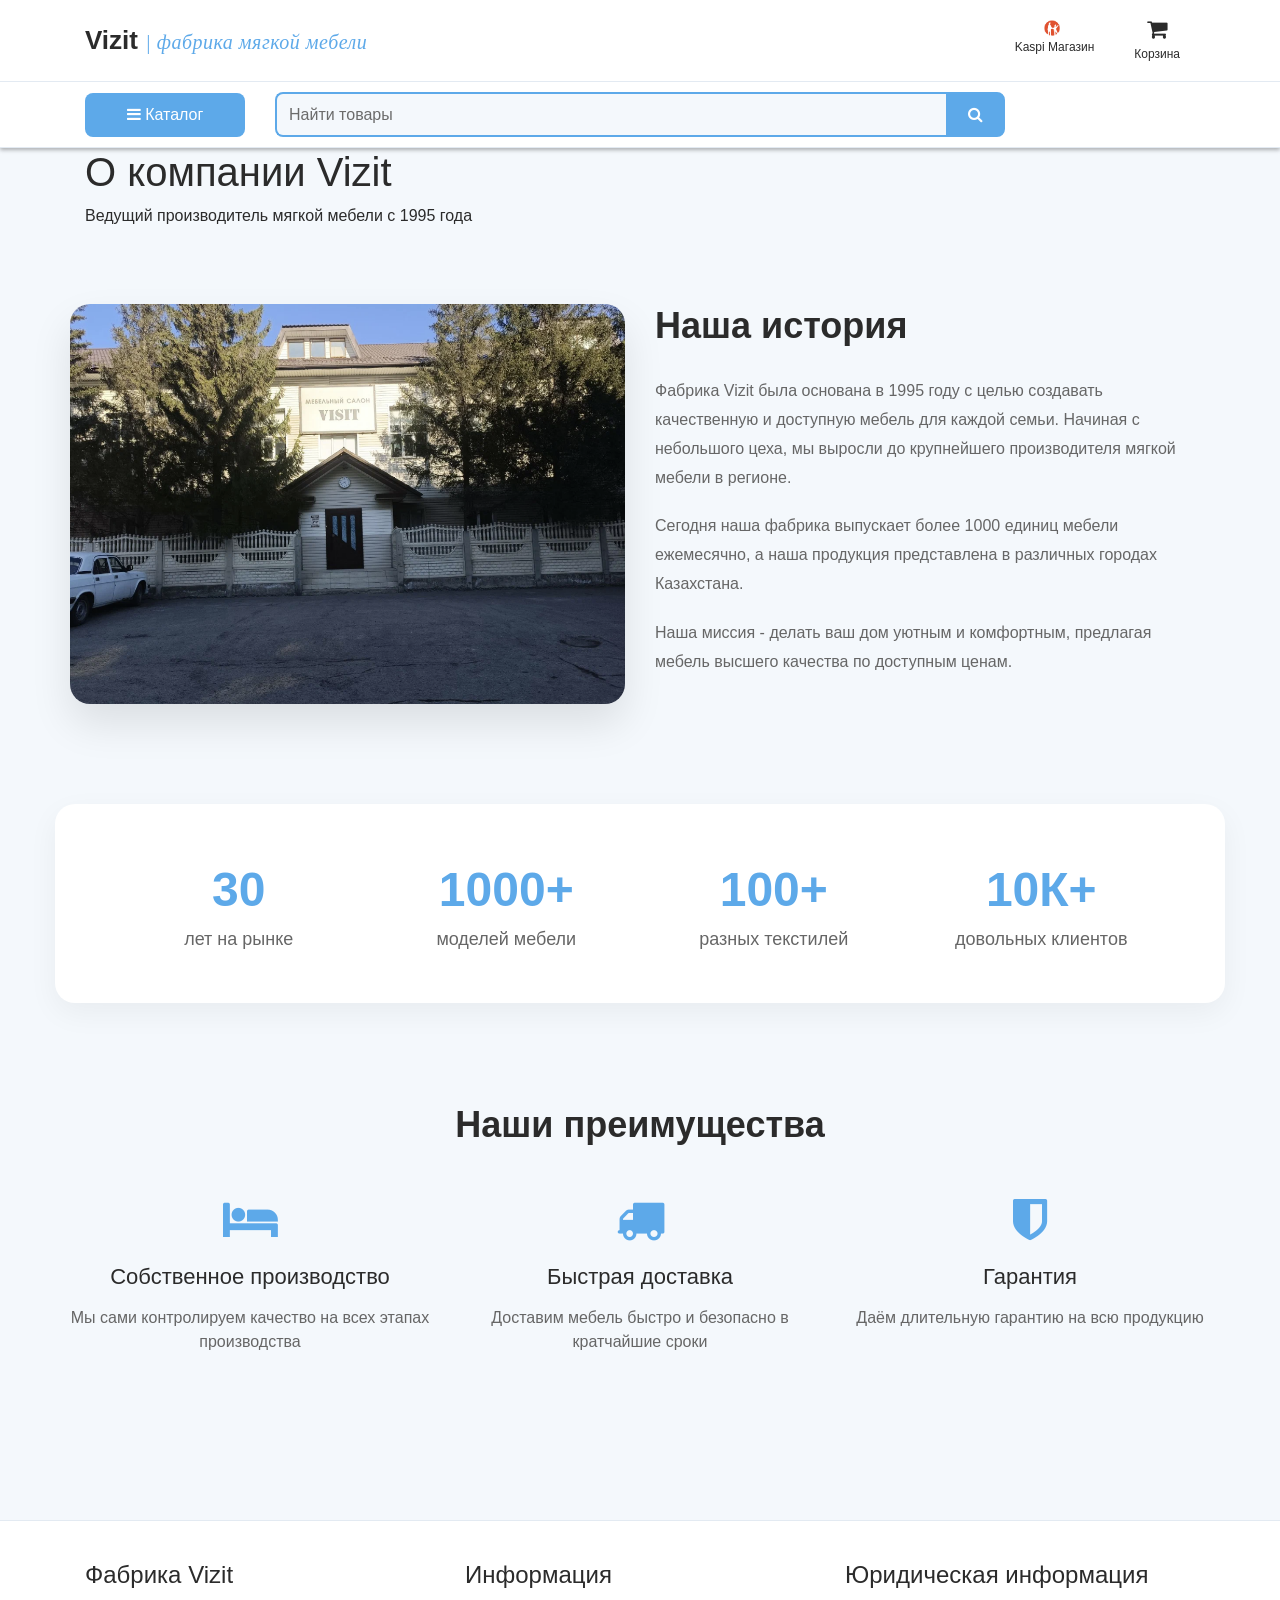
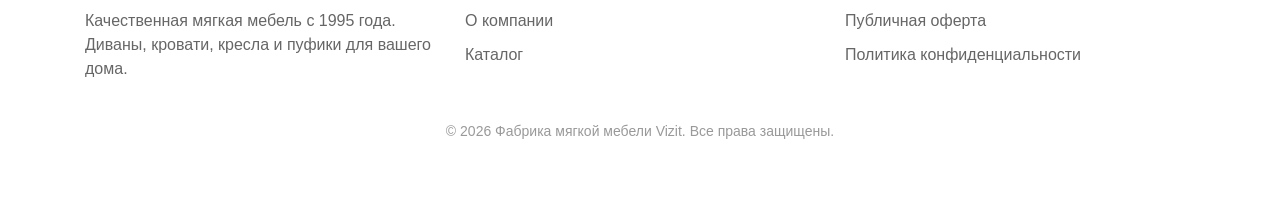
<file: about.html>
<!DOCTYPE html>
<html lang="en">
<head>
    <meta charset="utf-8">
    <meta name="viewport" content="width=device-width, initial-scale=1">
    <title>Vizit - О компании</title>
    
    <link href="vendor/bootstrap/css/bootstrap.min.css" rel="stylesheet">
    <link rel="stylesheet" href="assets/css/fontawesome.css">
    <link rel="stylesheet" href="assets/css/style.css">
</head>
<body>

    <!-- Шапка -->
    <div id="preloader">
        <div class="jumper">
            <div></div>
            <div></div>
            <div></div>
        </div>
    </div>

    <header>
        <nav class="navbar navbar-expand-lg">
            <div class="container">
                <a class="navbar-brand" href="index.html">
    <span style="font-size: 26px; font-weight: 700; color: #2B2B2B;">
        Vizit 
        <span style="font-weight: 400; color: #5DA9E9; font-size: 20px; font-family: 'Georgia', 'Times New Roman', serif; font-style: italic; letter-spacing: 0.5px;">| фабрика мягкой мебели</span>
    </span>
</a>
                <button class="navbar-toggler" type="button" data-toggle="collapse" data-target="#navbarNav">
                    <span class="navbar-toggler-icon"></span>
                </button>
                <div class="collapse navbar-collapse" id="navbarNav">
                   <ul class="navbar-nav ml-auto">
    <li class="nav-item">
        <a class="nav-link kaspi-link" href="https://kaspi.kz/shop/ваш-магазин" target="_blank">
            <img src="assets/images/kaspi-logo.png" alt="Kaspi" style="height: 20px; margin-right: 5px;">
            Kaspi Магазин
        </a>
    </li>
    <li class="nav-item">
        <a class="nav-link" href="cart.html">
            <i class="fa fa-shopping-cart"></i> Корзина
        </a>
    </li>
</ul>
                </div>
            </div>
        </nav>

        <div class="top-search-bar">
            <div class="container">
                <div class="row align-items-center">
                    <div class="col-md-3 col-lg-2">
                        <div class="catalog-btn">
                            <button class="btn btn-catalog" id="catalogToggle">
                                <i class="fa fa-bars"></i> Каталог
                            </button>
                            <div class="catalog-dropdown" id="catalogDropdown">
    <div class="dropdown-content">
        <div class="dropdown-section">
            <h4>Категории</h4>
            <ul>
                <li><a href="products.html?category=corner">Угловые диваны</a></li>
                <li><a href="products.html?category=straight">Диваны прямые</a></li>
                <li><a href="products.html?category=bed">Кровати</a></li>
                <li><a href="products.html?category=armchair">Кресла</a></li>
                <li><a href="products.html?category=pouf">Пуфики</a></li>
                <li><a href="products.html?category=rocking">Кресла-качалки</a></li>
            </ul>
        </div>
    </div>
</div>
                        </div>
                    </div>
                    <div class="col-md-6 col-lg-8">
                        <div class="search-box">
                            <form action="products.html" method="get">
                                <div class="input-group">
                                    <input type="text" class="form-control" placeholder="Найти товары" name="search">
                                    <div class="input-group-append">
                                        <button class="btn btn-search" type="submit">
                                            <i class="fa fa-search"></i>
                                        </button>
                                    </div>
                                </div>
                            </form>
                        </div>
                    </div>
                </div>
            </div>
        </div>
    </header>

    <!-- Заголовок -->
    <div class="page-header">
        <div class="container">
            <h1>О компании Vizit</h1>
            <p>Ведущий производитель мягкой мебели с 1995 года</p>
        </div>
    </div>

    <!-- О компании -->
    <div class="container" style="padding: 60px 0;">
        <div class="row">
            <div class="col-md-6">
                <img src="assets/images/Фабрика.png" style="width: 100%; height: 400px; object-fit: cover; border-radius: 20px; box-shadow: 0 20px 40px rgba(0,0,0,0.1);">
            </div>
            <div class="col-md-6">
                <h2 style="color: #2B2B2B; font-size: 36px; font-weight: 700; margin-bottom: 30px;">Наша история</h2>
                <p style="color: #666; font-size: 16px; line-height: 1.8; margin-bottom: 20px;">Фабрика Vizit была основана в 1995 году с целью создавать качественную и доступную мебель для каждой семьи. Начиная с небольшого цеха, мы выросли до крупнейшего производителя мягкой мебели в регионе.</p>
                <p style="color: #666; font-size: 16px; line-height: 1.8; margin-bottom: 20px;">Сегодня наша фабрика выпускает более 1000 единиц мебели ежемесячно, а наша продукция представлена в различных городах Казахстана.</p>
                <p style="color: #666; font-size: 16px; line-height: 1.8;">Наша миссия - делать ваш дом уютным и комфортным, предлагая мебель высшего качества по доступным ценам.</p>
            </div>
        </div>
    </div>

    <!-- Статистика -->
    <div class="container" style="padding: 40px 0;">
        <div class="row" style="background: #FFFFFF; border-radius: 20px; padding: 50px; box-shadow: 0 10px 30px rgba(0,0,0,0.05);">
            <div class="col-md-3 text-center">
                <div style="color: #5DA9E9; font-size: 48px; font-weight: 700;">30</div>
                <div style="color: #666; font-size: 18px;">лет на рынке</div>
            </div>
            <div class="col-md-3 text-center">
                <div style="color: #5DA9E9; font-size: 48px; font-weight: 700;">1000+</div>
                <div style="color: #666; font-size: 18px;">моделей мебели</div>
            </div>
            <div class="col-md-3 text-center">
                <div style="color: #5DA9E9; font-size: 48px; font-weight: 700;">100+</div>
                <div style="color: #666; font-size: 18px;">разных текстилей</div>
            </div>
            <div class="col-md-3 text-center">
                <div style="color: #5DA9E9; font-size: 48px; font-weight: 700;">10К+</div>
                <div style="color: #666; font-size: 18px;">довольных клиентов</div>
            </div>
        </div>
    </div>

    <!-- Преимущества -->
    <div class="container" style="padding: 60px 0;">
        <h2 style="color: #2B2B2B; font-size: 36px; font-weight: 700; text-align: center; margin-bottom: 50px;">Наши преимущества</h2>
        <div class="row">
            <div class="col-md-4 text-center" style="margin-bottom: 30px;">
                <i class="fa fa-bed" style="font-size: 48px; color: #5DA9E9; margin-bottom: 20px;"></i>
                <h3 style="color: #2B2B2B; font-size: 22px; margin-bottom: 15px;">Собственное производство</h3>
                <p style="color: #666;">Мы сами контролируем качество на всех этапах производства</p>
            </div>
            <div class="col-md-4 text-center" style="margin-bottom: 30px;">
                <i class="fa fa-truck" style="font-size: 48px; color: #5DA9E9; margin-bottom: 20px;"></i>
                <h3 style="color: #2B2B2B; font-size: 22px; margin-bottom: 15px;">Быстрая доставка</h3>
                <p style="color: #666;">Доставим мебель быстро и безопасно в кратчайшие сроки</p>
            </div>
            <div class="col-md-4 text-center" style="margin-bottom: 30px;">
                <i class="fa fa-shield" style="font-size: 48px; color: #5DA9E9; margin-bottom: 20px;"></i>
                <h3 style="color: #2B2B2B; font-size: 22px; margin-bottom: 15px;">Гарантия</h3>
                <p style="color: #666;">Даём длительную гарантию на всю продукцию</p>
            </div>
        </div>
    </div>

       <!-- Подвал -->
    <footer class="site-footer" style="background: #FFFFFF; border-top: 1px solid #E3EAF2; padding: 40px 0; margin-top: 60px;">
        <div class="container">
            <div class="row">
                <div class="col-md-4">
                    <h4 style="color: #2B2B2B; margin-bottom: 20px;">Фабрика Vizit</h4>
                    <p style="color: #666;">Качественная мягкая мебель с 1995 года. Диваны, кровати, кресла и пуфики для вашего дома.</p>
                </div>
                <div class="col-md-4">
                    <h4 style="color: #2B2B2B; margin-bottom: 20px;">Информация</h4>
                    <ul style="list-style: none; padding: 0;">
                        <li style="margin-bottom: 10px;"><a href="about.html" style="color: #666; text-decoration: none;">О компании</a></li>
                        
                        <li style="margin-bottom: 10px;"><a href="products.html" style="color: #666; text-decoration: none;">Каталог</a></li>
                    </ul>
                </div>
                <div class="col-md-4">
                    <h4 style="color: #2B2B2B; margin-bottom: 20px;">Юридическая информация</h4>
                    <ul style="list-style: none; padding: 0;">
                        <li style="margin-bottom: 10px;"><a href="oferta.html" style="color: #666; text-decoration: none;">Публичная оферта</a></li>
                        <li style="margin-bottom: 10px;"><a href="privacy.html" style="color: #666; text-decoration: none;">Политика конфиденциальности</a></li>
                    </ul>
                </div>
            </div>
            <div class="row mt-4">
                <div class="col-md-12 text-center">
                    <p style="color: #999; font-size: 14px;">© 2026 Фабрика мягкой мебели Vizit. Все права защищены.</p>
                </div>
            </div>
        </div>
    </footer>

    <!-- Скрипты -->
    <script src="vendor/jquery/jquery.min.js"></script>
    <script src="vendor/bootstrap/js/bootstrap.min.js"></script>
    <script src="assets/js/main.js"></script>

  

</body>
</html>
</file>
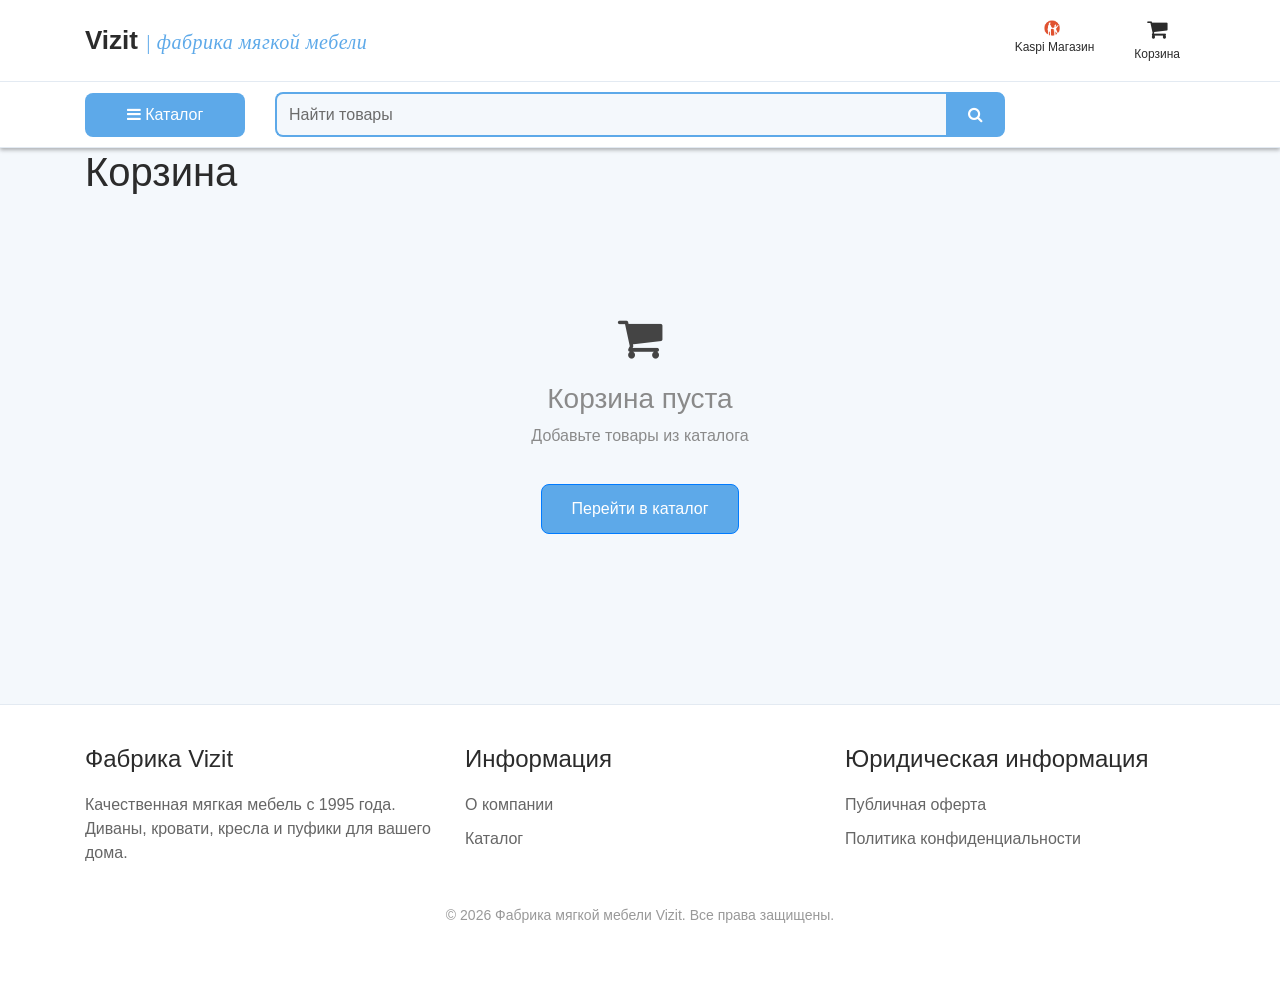
<file: cart.html>
<!DOCTYPE html>
<html lang="en">
<head>
    <meta charset="utf-8">
    <meta name="viewport" content="width=device-width, initial-scale=1">
    <title>Корзина - Vizit</title>
    
    <link href="vendor/bootstrap/css/bootstrap.min.css" rel="stylesheet">
    <link rel="stylesheet" href="assets/css/fontawesome.css">
    <link rel="stylesheet" href="assets/css/style.css">
</head>
<body>

    <!-- Шапка -->
    <div id="preloader">
        <div class="jumper">
            <div></div>
            <div></div>
            <div></div>
        </div>
    </div>

    <header>
        <nav class="navbar navbar-expand-lg">
            <div class="container">
                <a class="navbar-brand" href="index.html">
    <span style="font-size: 26px; font-weight: 700; color: #2B2B2B;">
        Vizit 
        <span style="font-weight: 400; color: #5DA9E9; font-size: 20px; font-family: 'Georgia', 'Times New Roman', serif; font-style: italic; letter-spacing: 0.5px;">| фабрика мягкой мебели</span>
    </span>
</a>
                <button class="navbar-toggler" type="button" data-toggle="collapse" data-target="#navbarNav">
                    <span class="navbar-toggler-icon"></span>
                </button>
                <div class="collapse navbar-collapse" id="navbarNav">
                   <ul class="navbar-nav ml-auto">
    <li class="nav-item">
        <a class="nav-link kaspi-link" href="https://kaspi.kz/shop/ваш-магазин" target="_blank">
            <img src="assets/images/kaspi-logo.png" alt="Kaspi" style="height: 20px; margin-right: 5px;">
            Kaspi Магазин
        </a>
    </li>
    <li class="nav-item">
        <a class="nav-link" href="cart.html">
            <i class="fa fa-shopping-cart"></i> Корзина
        </a>
    </li>
</ul>
                </div>
            </div>
        </nav>

        <div class="top-search-bar">
            <div class="container">
                <div class="row align-items-center">
                    <div class="col-md-3 col-lg-2">
                        <div class="catalog-btn">
                            <button class="btn btn-catalog" id="catalogToggle">
                                <i class="fa fa-bars"></i> Каталог
                            </button>
                           <div class="catalog-dropdown" id="catalogDropdown">
    <div class="dropdown-content">
        <div class="dropdown-section">
            <h4>Категории</h4>
            <ul>
                <li><a href="products.html?category=corner">Угловые диваны</a></li>
                <li><a href="products.html?category=straight">Диваны прямые</a></li>
                <li><a href="products.html?category=bed">Кровати</a></li>
                <li><a href="products.html?category=armchair">Кресла</a></li>
                <li><a href="products.html?category=pouf">Пуфики</a></li>
                <li><a href="products.html?category=rocking">Кресла-качалки</a></li>
            </ul>
        </div>
    </div>
</div>
                        </div>
                    </div>
                    <div class="col-md-6 col-lg-8">
                        <div class="search-box">
                            <form action="products.html" method="get">
                                <div class="input-group">
                                    <input type="text" class="form-control" placeholder="Найти товары" name="search">
                                    <div class="input-group-append">
                                        <button class="btn btn-search" type="submit">
                                            <i class="fa fa-search"></i>
                                        </button>
                                    </div>
                                </div>
                            </form>
                        </div>
                    </div>
                </div>
            </div>
        </div>
    </header>

    <!-- Заголовок -->
    <div class="page-header">
        <div class="container">
            <h1>Корзина</h1>
        </div>
    </div>

    <!-- Корзина -->
    <div class="container" style="padding: 60px 0;">
        <div id="cart-container"></div>
    </div>

        <!-- Подвал -->
    <footer class="site-footer" style="background: #FFFFFF; border-top: 1px solid #E3EAF2; padding: 40px 0; margin-top: 60px;">
        <div class="container">
            <div class="row">
                <div class="col-md-4">
                    <h4 style="color: #2B2B2B; margin-bottom: 20px;">Фабрика Vizit</h4>
                    <p style="color: #666;">Качественная мягкая мебель с 1995 года. Диваны, кровати, кресла и пуфики для вашего дома.</p>
                </div>
                <div class="col-md-4">
                    <h4 style="color: #2B2B2B; margin-bottom: 20px;">Информация</h4>
                    <ul style="list-style: none; padding: 0;">
                        <li style="margin-bottom: 10px;"><a href="about.html" style="color: #666; text-decoration: none;">О компании</a></li>
                        
                        <li style="margin-bottom: 10px;"><a href="products.html" style="color: #666; text-decoration: none;">Каталог</a></li>
                    </ul>
                </div>
                <div class="col-md-4">
                    <h4 style="color: #2B2B2B; margin-bottom: 20px;">Юридическая информация</h4>
                    <ul style="list-style: none; padding: 0;">
                        <li style="margin-bottom: 10px;"><a href="oferta.html" style="color: #666; text-decoration: none;">Публичная оферта</a></li>
                        <li style="margin-bottom: 10px;"><a href="privacy.html" style="color: #666; text-decoration: none;">Политика конфиденциальности</a></li>
                    </ul>
                </div>
            </div>
            <div class="row mt-4">
                <div class="col-md-12 text-center">
                    <p style="color: #999; font-size: 14px;">© 2026 Фабрика мягкой мебели Vizit. Все права защищены.</p>
                </div>
            </div>
        </div>
    </footer>

    <!-- Скрипты -->
    <script src="vendor/jquery/jquery.min.js"></script>
    <script src="vendor/bootstrap/js/bootstrap.min.js"></script>
    <script src="assets/js/main.js"></script>

  
</body>
</html>
</file>
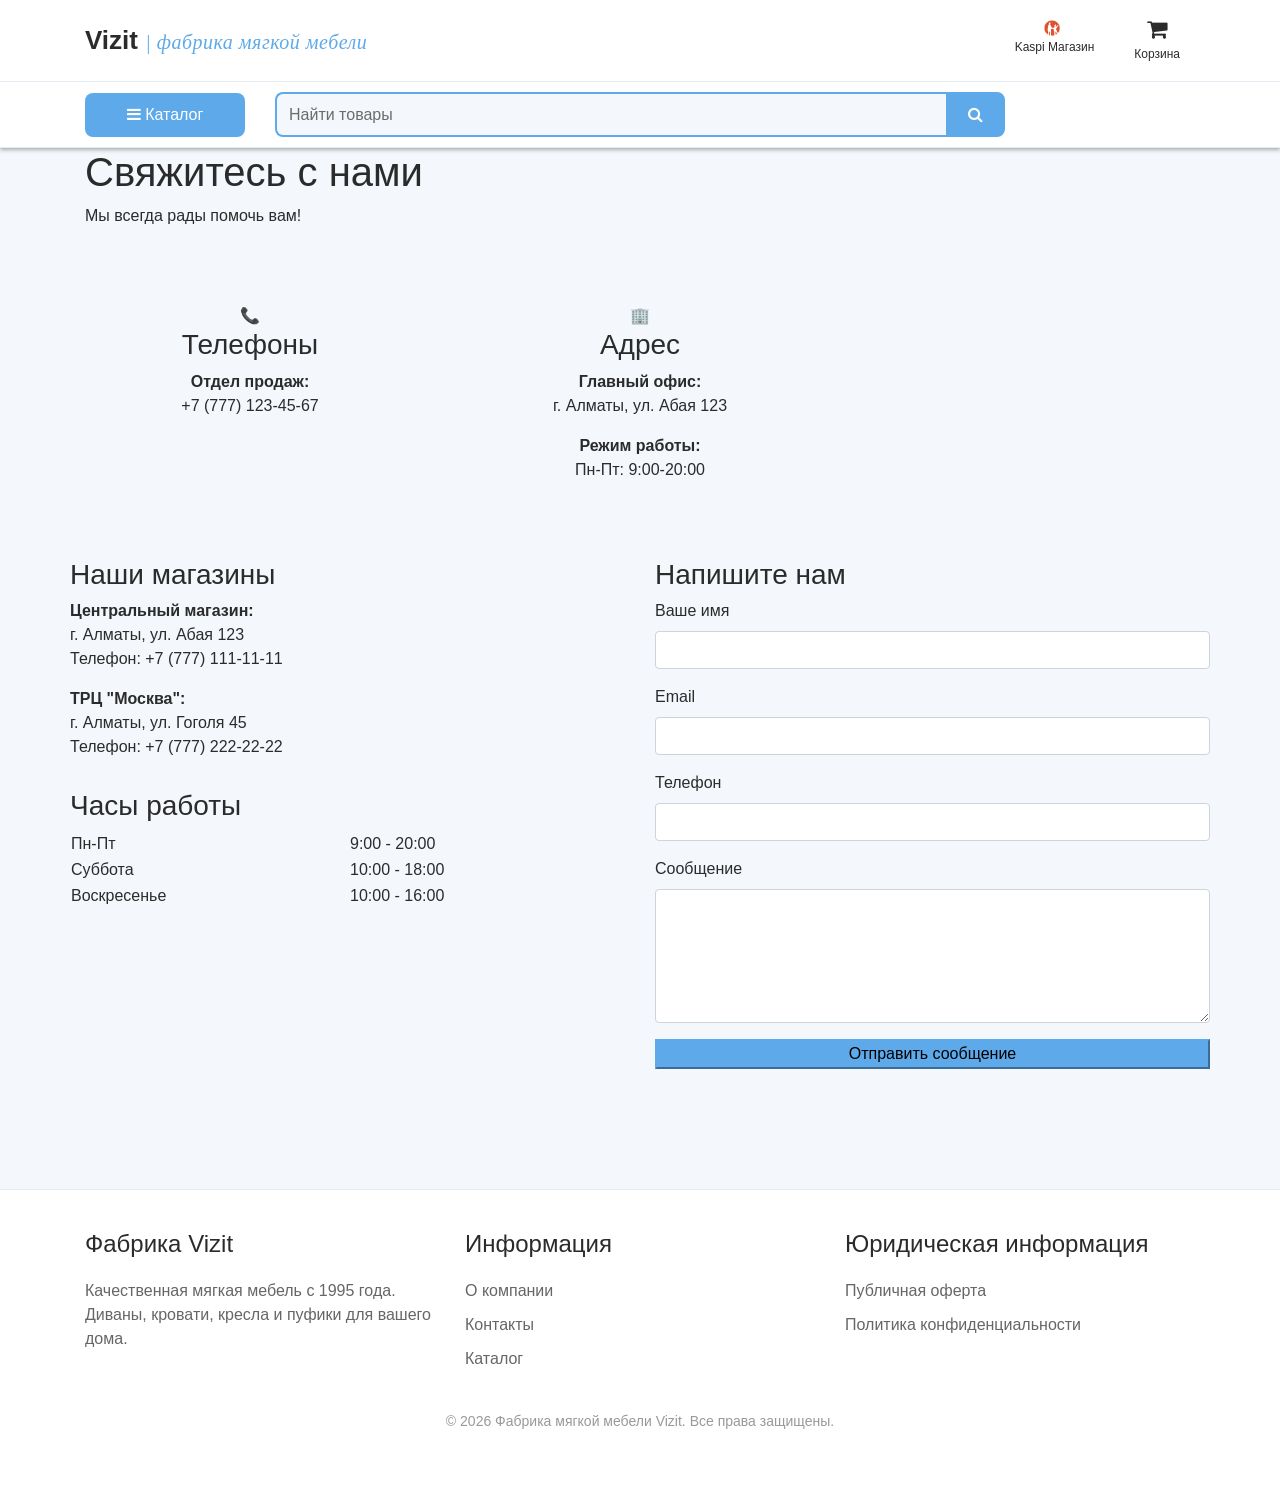
<file: contact.html>
<!DOCTYPE html>
<html lang="en">
<head>
    <meta charset="utf-8">
    <meta name="viewport" content="width=device-width, initial-scale=1">
    <title>Vizit - Контакты</title>
    
    <link href="vendor/bootstrap/css/bootstrap.min.css" rel="stylesheet">
    <link rel="stylesheet" href="assets/css/fontawesome.css">
    <link rel="stylesheet" href="assets/css/style.css">
</head>
<body>

    <!-- Шапка (такая же как в index.html) -->
    <div id="preloader">
        <div class="jumper">
            <div></div>
            <div></div>
            <div></div>
        </div>
    </div>

    <header>
        <nav class="navbar navbar-expand-lg">
            <div class="container">
                <a class="navbar-brand" href="index.html">
    <span style="font-size: 26px; font-weight: 700; color: #2B2B2B;">
        Vizit 
        <span style="font-weight: 400; color: #5DA9E9; font-size: 20px; font-family: 'Georgia', 'Times New Roman', serif; font-style: italic; letter-spacing: 0.5px;">| фабрика мягкой мебели</span>
    </span>
</a>
                <button class="navbar-toggler" type="button" data-toggle="collapse" data-target="#navbarNav">
                    <span class="navbar-toggler-icon"></span>
                </button>
                <div class="collapse navbar-collapse" id="navbarNav">
                    <ul class="navbar-nav ml-auto">
    <li class="nav-item">
        <a class="nav-link kaspi-link" href="https://kaspi.kz/shop/ваш-магазин" target="_blank">
            <img src="assets/images/kaspi-logo.png" alt="Kaspi" style="height: 20px; margin-right: 5px;">
            Kaspi Магазин
        </a>
    </li>
    <li class="nav-item">
        <a class="nav-link" href="cart.html">
            <i class="fa fa-shopping-cart"></i> Корзина
        </a>
    </li>
</ul>
                </div>
            </div>
        </nav>

        <div class="top-search-bar">
            <div class="container">
                <div class="row align-items-center">
                    <div class="col-md-3 col-lg-2">
                        <div class="catalog-btn">
                            <button class="btn btn-catalog" id="catalogToggle">
                                <i class="fa fa-bars"></i> Каталог
                            </button>
                           <div class="catalog-dropdown" id="catalogDropdown">
    <div class="dropdown-content">
        <div class="dropdown-section">
            <h4>Категории</h4>
            <ul>
                <li><a href="products.html?category=corner">Угловые диваны</a></li>
                <li><a href="products.html?category=straight">Диваны прямые</a></li>
                <li><a href="products.html?category=bed">Кровати</a></li>
                <li><a href="products.html?category=armchair">Кресла</a></li>
                <li><a href="products.html?category=pouf">Пуфики</a></li>
                <li><a href="products.html?category=rocking">Кресла-качалки</a></li>
            </ul>
        </div>
    </div>
</div>
                        </div>
                    </div>
                    <div class="col-md-6 col-lg-8">
                        <div class="search-box">
                            <form action="products.html" method="get">
                                <div class="input-group">
                                    <input type="text" class="form-control" placeholder="Найти товары" name="search">
                                    <div class="input-group-append">
                                        <button class="btn btn-search" type="submit">
                                            <i class="fa fa-search"></i>
                                        </button>
                                    </div>
                                </div>
                            </form>
                        </div>
                    </div>
                </div>
            </div>
        </div>
    </header>

    <!-- Заголовок -->
    <div class="page-header">
        <div class="container">
            <h1>Свяжитесь с нами</h1>
            <p>Мы всегда рады помочь вам!</p>
        </div>
    </div>

    <!-- Контактная информация -->
    <div class="container" style="padding: 60px 0;">
        <div class="row">
            <div class="col-md-4">
                <div class="info-card" style="text-align: center;">
                    <div class="icon">📞</div>
                    <h3>Телефоны</h3>
                    <p><strong>Отдел продаж:</strong><br>+7 (777) 123-45-67</p>
                    <!--<p><strong>Поддержка:</strong><br>+7 (777) 765-43-21</p>-->
                </div>
            </div>
            <!--<div class="col-md-4">
                <div class="info-card" style="text-align: center;">
                    <div class="icon">✉️</div>
                    <h3>Email</h3>
                    <p><strong>Общие вопросы:</strong><br>info@vizit.kz</p>
                    <p><strong>Закупки:</strong><br>purchase@vizit.kz</p>
                </div>
            </div>-->
            <div class="col-md-4">
                <div class="info-card" style="text-align: center;">
                    <div class="icon">🏢</div>
                    <h3>Адрес</h3>
                    <p><strong>Главный офис:</strong><br>г. Алматы, ул. Абая 123</p>
                    <p><strong>Режим работы:</strong><br>Пн-Пт: 9:00-20:00</p>
                </div>
            </div>
        </div>
    </div>

    <!-- Карта и форма -->
    <div class="container" style="padding: 0 0 60px 0;">
        <div class="row">
            <div class="col-md-6">
                <div class="info-card" style="margin-bottom: 30px;">
                    <h3>Наши магазины</h3>
                    <p><strong>Центральный магазин:</strong><br>г. Алматы, ул. Абая 123<br>Телефон: +7 (777) 111-11-11</p>
                    <p><strong>ТРЦ "Москва":</strong><br>г. Алматы, ул. Гоголя 45<br>Телефон: +7 (777) 222-22-22</p>
                </div>
                
                <div class="info-card">
                    <h3>Часы работы</h3>
                    <table style="width: 100%;">
                        <tr><td>Пн-Пт</td><td>9:00 - 20:00</td></tr>
                        <tr><td>Суббота</td><td>10:00 - 18:00</td></tr>
                        <tr><td>Воскресенье</td><td>10:00 - 16:00</td></tr>
                    </table>
                </div>
            </div>
            
            <div class="col-md-6">
                <div class="contact-form">
                    <h3>Напишите нам</h3>
                    <form id="contactForm">
                        <div class="form-group">
                            <label>Ваше имя</label>
                            <input type="text" class="form-control" required>
                        </div>
                        <div class="form-group">
                            <label>Email</label>
                            <input type="email" class="form-control" required>
                        </div>
                        <div class="form-group">
                            <label>Телефон</label>
                            <input type="tel" class="form-control">
                        </div>
                        <div class="form-group">
                            <label>Сообщение</label>
                            <textarea class="form-control" rows="5" required></textarea>
                        </div>
                        <button type="submit" class="filled-button" style="width: 100%;">Отправить сообщение</button>
                    </form>
                </div>
            </div>
        </div>
    </div>

        <!-- Подвал -->
    <footer class="site-footer" style="background: #FFFFFF; border-top: 1px solid #E3EAF2; padding: 40px 0; margin-top: 60px;">
        <div class="container">
            <div class="row">
                <div class="col-md-4">
                    <h4 style="color: #2B2B2B; margin-bottom: 20px;">Фабрика Vizit</h4>
                    <p style="color: #666;">Качественная мягкая мебель с 1995 года. Диваны, кровати, кресла и пуфики для вашего дома.</p>
                </div>
                <div class="col-md-4">
                    <h4 style="color: #2B2B2B; margin-bottom: 20px;">Информация</h4>
                    <ul style="list-style: none; padding: 0;">
                        <li style="margin-bottom: 10px;"><a href="about.html" style="color: #666; text-decoration: none;">О компании</a></li>
                        <li style="margin-bottom: 10px;"><a href="contact.html" style="color: #666; text-decoration: none;">Контакты</a></li>
                        <li style="margin-bottom: 10px;"><a href="products.html" style="color: #666; text-decoration: none;">Каталог</a></li>
                    </ul>
                </div>
                <div class="col-md-4">
                    <h4 style="color: #2B2B2B; margin-bottom: 20px;">Юридическая информация</h4>
                    <ul style="list-style: none; padding: 0;">
                        <li style="margin-bottom: 10px;"><a href="oferta.html" style="color: #666; text-decoration: none;">Публичная оферта</a></li>
                        <li style="margin-bottom: 10px;"><a href="privacy.html" style="color: #666; text-decoration: none;">Политика конфиденциальности</a></li>
                    </ul>
                </div>
            </div>
            <div class="row mt-4">
                <div class="col-md-12 text-center">
                    <p style="color: #999; font-size: 14px;">© 2026 Фабрика мягкой мебели Vizit. Все права защищены.</p>
                </div>
            </div>
        </div>
    </footer>

    <!-- Скрипты -->
    <script src="vendor/jquery/jquery.min.js"></script>
    <script src="vendor/bootstrap/js/bootstrap.min.js"></script>
    <script src="assets/js/main.js"></script>

  

    <script>
    document.getElementById('contactForm').addEventListener('submit', function(e) {
        e.preventDefault();
        alert('Спасибо! Ваше сообщение отправлено. Мы свяжемся с вами в ближайшее время.');
        this.reset();
    });
    </script>

</body>
</html>
</file>
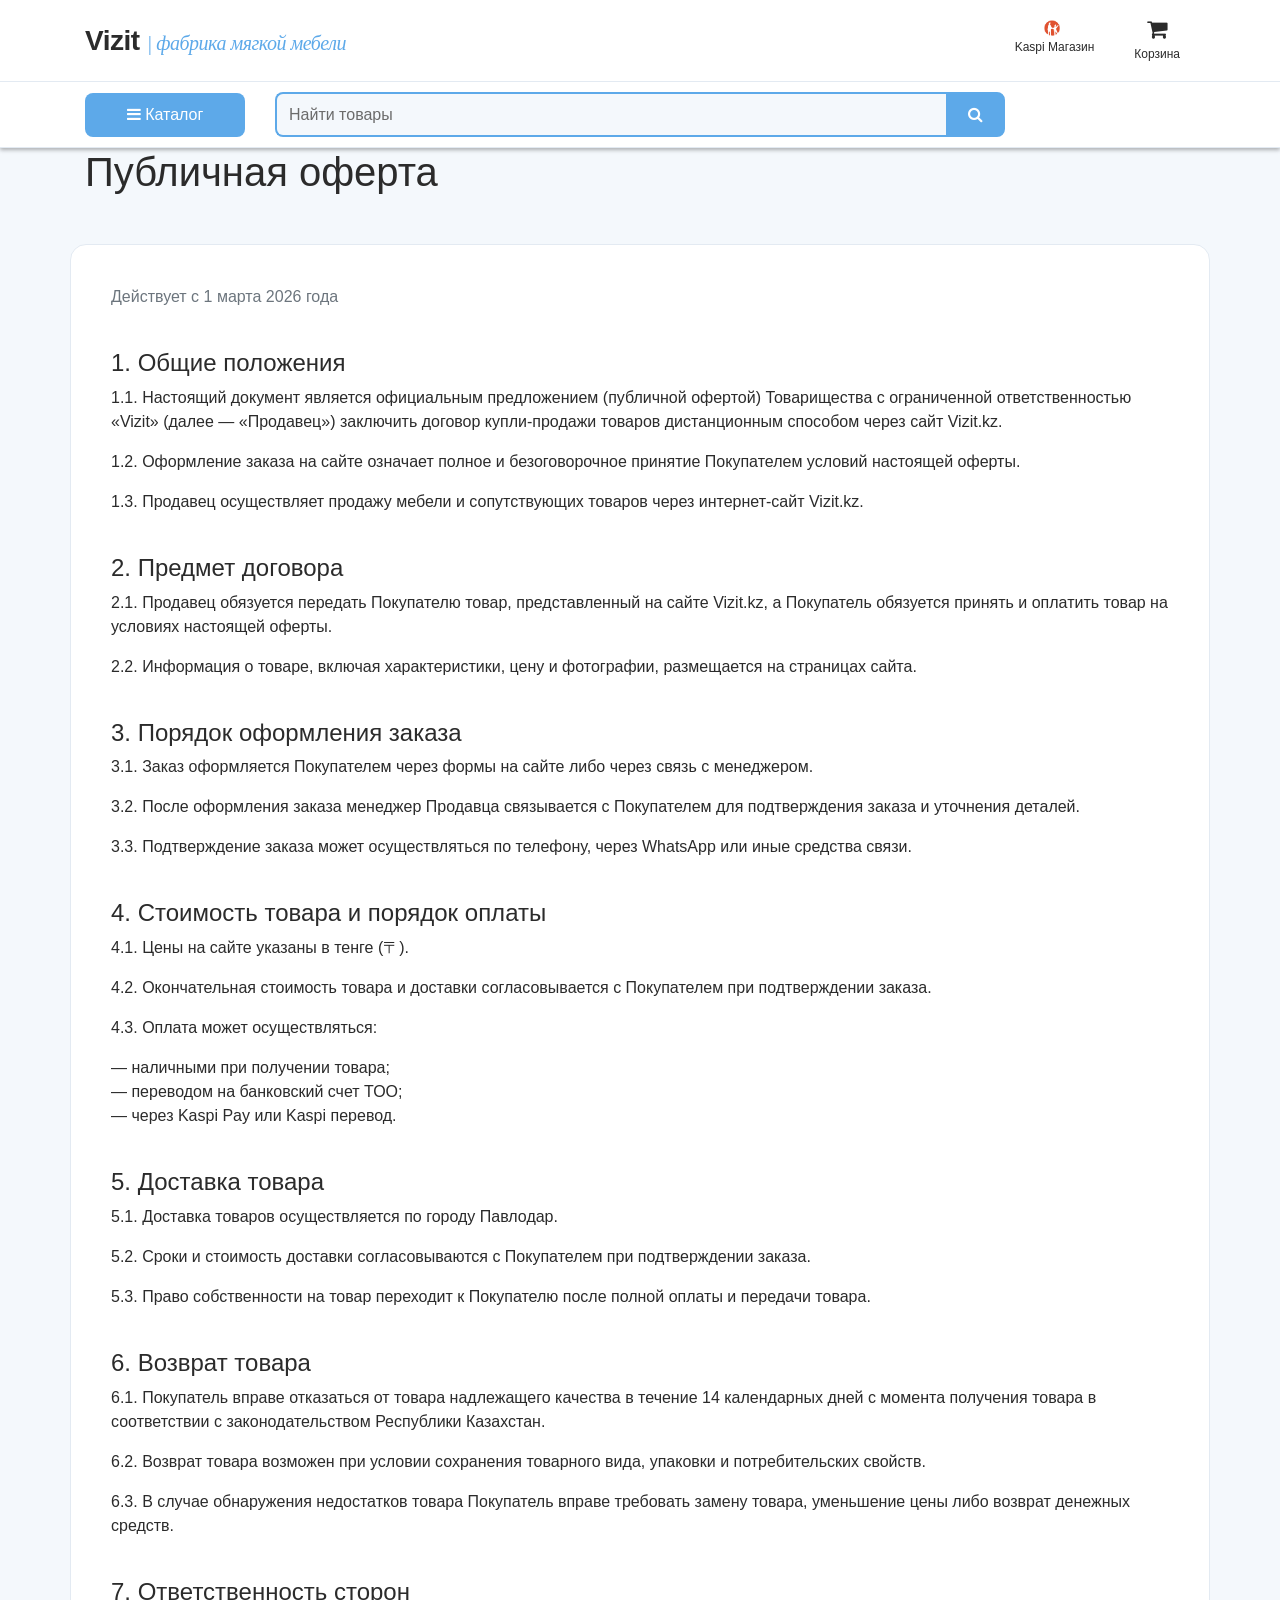
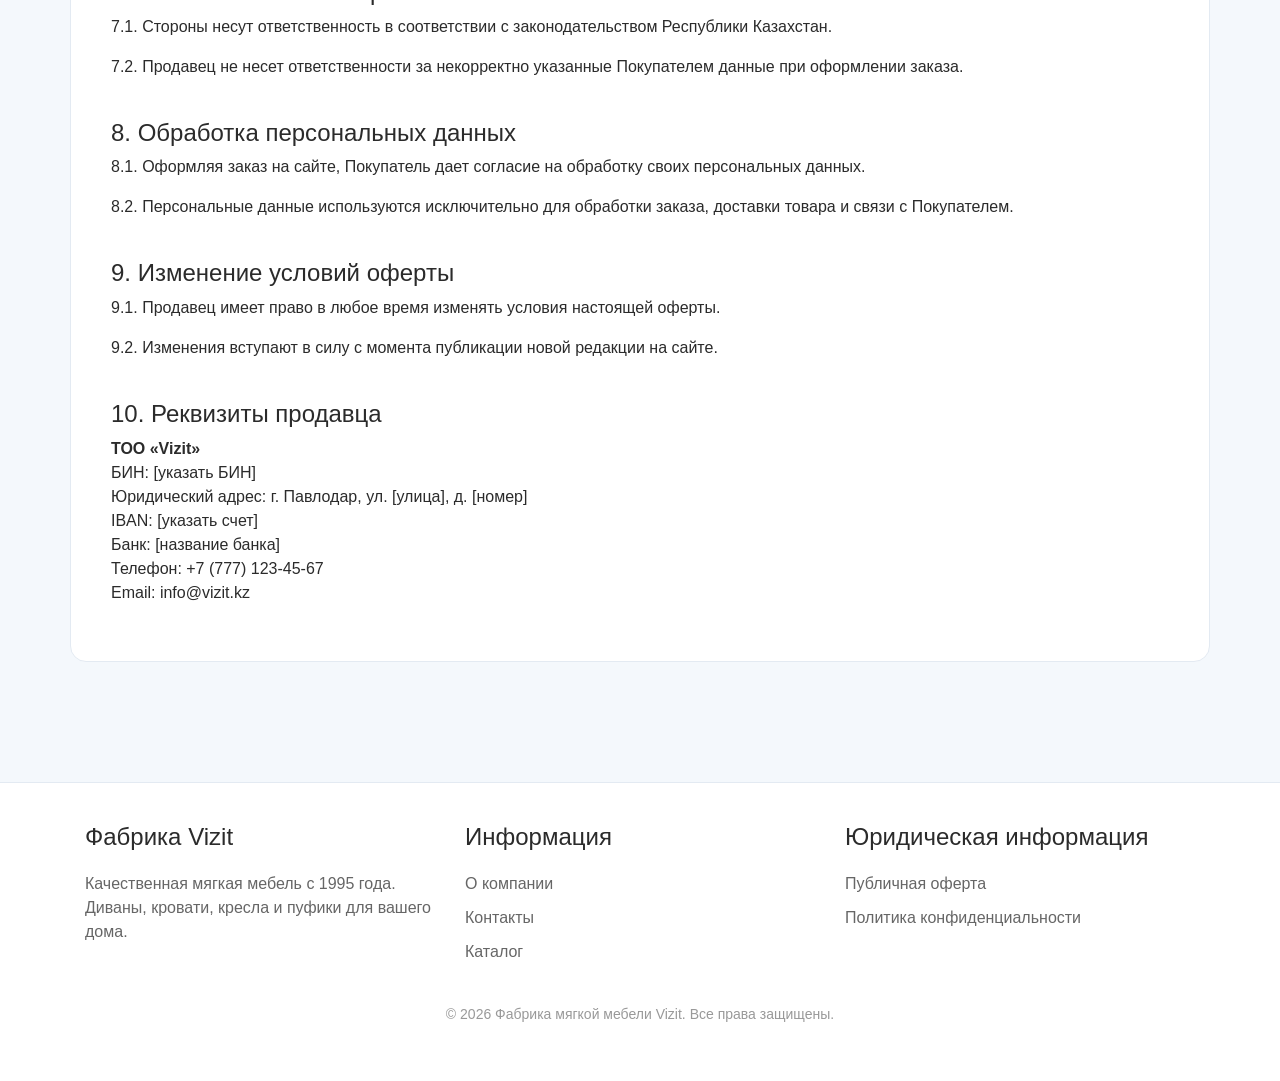
<file: oferta.html>
<!DOCTYPE html>
<html lang="ru">
<head>
    <meta charset="UTF-8">
    <meta name="viewport" content="width=device-width, initial-scale=1.0">
    <title>Публичная оферта - Vizit</title>
    
    <link href="vendor/bootstrap/css/bootstrap.min.css" rel="stylesheet">
    <link rel="stylesheet" href="assets/css/fontawesome.css">
    <link rel="stylesheet" href="assets/css/style.css">
</head>
<body>

    <!-- Прелоадер (как на всех страницах) -->
    <div id="preloader">
        <div class="jumper">
            <div></div>
            <div></div>
            <div></div>
        </div>
    </div>

    <!-- Шапка (скопирована с index.html) -->
    <header>
        <nav class="navbar navbar-expand-lg">
            <div class="container">
                <a class="navbar-brand" href="index.html">
                    <span style="font-size: 28px; font-weight: 700; color: #2B2B2B; letter-spacing: -0.5px;">
                        Vizit 
                        <span style="font-weight: 400; color: #5DA9E9; font-size: 20px; font-family: 'Georgia', serif; font-style: italic;">| фабрика мягкой мебели</span>
                    </span>
                </a>
                <button class="navbar-toggler" type="button" data-toggle="collapse" data-target="#navbarNav">
                    <span class="navbar-toggler-icon"></span>
                </button>
                <div class="collapse navbar-collapse" id="navbarNav">
                    <ul class="navbar-nav ml-auto">
                        <li class="nav-item">
                            <a class="nav-link kaspi-link" href="https://kaspi.kz/shop/ваш-магазин" target="_blank">
                                <img src="assets/images/kaspi-logo.png" alt="Kaspi" style="height: 20px; margin-right: 5px;">
                                Kaspi Магазин
                            </a>
                        </li>
                        <li class="nav-item">
                            <a class="nav-link" href="cart.html">
                                <i class="fa fa-shopping-cart"></i> Корзина
                            </a>
                        </li>
                    </ul>
                </div>
            </div>
        </nav>

        <!-- Верхняя панель с поиском -->
        <div class="top-search-bar">
            <div class="container">
                <div class="row align-items-center">
                    <div class="col-md-3 col-lg-2">
                        <div class="catalog-btn">
                            <button class="btn btn-catalog" id="catalogToggle">
                                <i class="fa fa-bars"></i> Каталог
                            </button>
                            <div class="catalog-dropdown" id="catalogDropdown">
                                <div class="dropdown-content">
                                    <div class="dropdown-section">
                                        <h4>Категории</h4>
                                        <ul>
                                            <li><a href="products.html?category=corner">Угловые диваны</a></li>
                                            <li><a href="products.html?category=straight">Диваны прямые</a></li>
                                            <li><a href="products.html?category=bed">Кровати</a></li>
                                            <li><a href="products.html?category=armchair">Кресла</a></li>
                                            <li><a href="products.html?category=pouf">Пуфики</a></li>
                                            <li><a href="products.html?category=rocking">Кресла-качалки</a></li>
                                        </ul>
                                    </div>
                                </div>
                            </div>
                        </div>
                    </div>
                    <div class="col-md-6 col-lg-8">
                        <div class="search-box">
                            <form action="products.html" method="get">
                                <div class="input-group">
                                    <input type="text" class="form-control" placeholder="Найти товары" name="search">
                                    <div class="input-group-append">
                                        <button class="btn btn-search" type="submit">
                                            <i class="fa fa-search"></i>
                                        </button>
                                    </div>
                                </div>
                            </form>
                        </div>
                    </div>
                </div>
            </div>
        </div>
    </header>

    <!-- Заголовок страницы -->
    <div class="page-header">
        <div class="container">
            <h1>Публичная оферта</h1>
        </div>
    </div>

    <!-- Содержимое оферты -->
    <div class="container" style="padding:40px 0 60px;">
        <div class="row">
            <div class="col-md-12">
                <div class="card" style="border:1px solid #E3EAF2; border-radius:16px; padding:40px; background-color: #FFFFFF;">

                    <p class="text-muted">Действует с 1 марта 2026 года</p>

                    <h4 class="mt-4">1. Общие положения</h4>
                    <p>1.1. Настоящий документ является официальным предложением (публичной офертой) Товарищества с ограниченной ответственностью «Vizit» (далее — «Продавец») заключить договор купли-продажи товаров дистанционным способом через сайт Vizit.kz.</p>
                    <p>1.2. Оформление заказа на сайте означает полное и безоговорочное принятие Покупателем условий настоящей оферты.</p>
                    <p>1.3. Продавец осуществляет продажу мебели и сопутствующих товаров через интернет-сайт Vizit.kz.</p>

                    <h4 class="mt-4">2. Предмет договора</h4>
                    <p>2.1. Продавец обязуется передать Покупателю товар, представленный на сайте Vizit.kz, а Покупатель обязуется принять и оплатить товар на условиях настоящей оферты.</p>
                    <p>2.2. Информация о товаре, включая характеристики, цену и фотографии, размещается на страницах сайта.</p>

                    <h4 class="mt-4">3. Порядок оформления заказа</h4>
                    <p>3.1. Заказ оформляется Покупателем через формы на сайте либо через связь с менеджером.</p>
                    <p>3.2. После оформления заказа менеджер Продавца связывается с Покупателем для подтверждения заказа и уточнения деталей.</p>
                    <p>3.3. Подтверждение заказа может осуществляться по телефону, через WhatsApp или иные средства связи.</p>

                    <h4 class="mt-4">4. Стоимость товара и порядок оплаты</h4>
                    <p>4.1. Цены на сайте указаны в тенге (〒).</p>
                    <p>4.2. Окончательная стоимость товара и доставки согласовывается с Покупателем при подтверждении заказа.</p>
                    <p>4.3. Оплата может осуществляться:</p>
                    <p>— наличными при получении товара;<br>
                    — переводом на банковский счет ТОО;<br>
                    — через Kaspi Pay или Kaspi перевод.</p>

                    <h4 class="mt-4">5. Доставка товара</h4>
                    <p>5.1. Доставка товаров осуществляется по городу Павлодар.</p>
                    <p>5.2. Сроки и стоимость доставки согласовываются с Покупателем при подтверждении заказа.</p>
                    <p>5.3. Право собственности на товар переходит к Покупателю после полной оплаты и передачи товара.</p>

                    <h4 class="mt-4">6. Возврат товара</h4>
                    <p>6.1. Покупатель вправе отказаться от товара надлежащего качества в течение 14 календарных дней с момента получения товара в соответствии с законодательством Республики Казахстан.</p>
                    <p>6.2. Возврат товара возможен при условии сохранения товарного вида, упаковки и потребительских свойств.</p>
                    <p>6.3. В случае обнаружения недостатков товара Покупатель вправе требовать замену товара, уменьшение цены либо возврат денежных средств.</p>

                    <h4 class="mt-4">7. Ответственность сторон</h4>
                    <p>7.1. Стороны несут ответственность в соответствии с законодательством Республики Казахстан.</p>
                    <p>7.2. Продавец не несет ответственности за некорректно указанные Покупателем данные при оформлении заказа.</p>

                    <h4 class="mt-4">8. Обработка персональных данных</h4>
                    <p>8.1. Оформляя заказ на сайте, Покупатель дает согласие на обработку своих персональных данных.</p>
                    <p>8.2. Персональные данные используются исключительно для обработки заказа, доставки товара и связи с Покупателем.</p>

                    <h4 class="mt-4">9. Изменение условий оферты</h4>
                    <p>9.1. Продавец имеет право в любое время изменять условия настоящей оферты.</p>
                    <p>9.2. Изменения вступают в силу с момента публикации новой редакции на сайте.</p>

                    <h4 class="mt-4">10. Реквизиты продавца</h4>
                    <p>
                    <strong>ТОО «Vizit»</strong><br>
                    БИН: [указать БИН]<br>
                    Юридический адрес: г. Павлодар, ул. [улица], д. [номер]<br>
                    IBAN: [указать счет]<br>
                    Банк: [название банка]<br>
                    Телефон: +7 (777) 123-45-67<br>
                    Email: info@vizit.kz
                    </p>

                </div>
            </div>
        </div>
    </div>

    <!-- Подвал (скопируй из index.html) -->
    <footer class="site-footer" style="background: #FFFFFF; border-top: 1px solid #E3EAF2; padding: 40px 0; margin-top: 60px;">
        <div class="container">
            <div class="row">
                <div class="col-md-4">
                    <h4 style="color: #2B2B2B; margin-bottom: 20px;">Фабрика Vizit</h4>
                    <p style="color: #666;">Качественная мягкая мебель с 1995 года. Диваны, кровати, кресла и пуфики для вашего дома.</p>
                </div>
                <div class="col-md-4">
                    <h4 style="color: #2B2B2B; margin-bottom: 20px;">Информация</h4>
                    <ul style="list-style: none; padding: 0;">
                        <li style="margin-bottom: 10px;"><a href="about.html" style="color: #666; text-decoration: none;">О компании</a></li>
                        <li style="margin-bottom: 10px;"><a href="contact.html" style="color: #666; text-decoration: none;">Контакты</a></li>
                        <li style="margin-bottom: 10px;"><a href="products.html" style="color: #666; text-decoration: none;">Каталог</a></li>
                    </ul>
                </div>
                <div class="col-md-4">
                    <h4 style="color: #2B2B2B; margin-bottom: 20px;">Юридическая информация</h4>
                    <ul style="list-style: none; padding: 0;">
                        <li style="margin-bottom: 10px;"><a href="oferta.html" style="color: #666; text-decoration: none;">Публичная оферта</a></li>
                        <li style="margin-bottom: 10px;"><a href="privacy.html" style="color: #666; text-decoration: none;">Политика конфиденциальности</a></li>
                    </ul>
                </div>
            </div>
            <div class="row mt-4">
                <div class="col-md-12 text-center">
                    <p style="color: #999; font-size: 14px;">© 2026 Фабрика мягкой мебели Vizit. Все права защищены.</p>
                </div>
            </div>
        </div>
    </footer>

    <!-- Скрипты -->
    <script src="vendor/jquery/jquery.min.js"></script>
    <script src="vendor/bootstrap/js/bootstrap.min.js"></script>
    <script src="assets/js/main.js"></script>

</body>
</html>
</file>
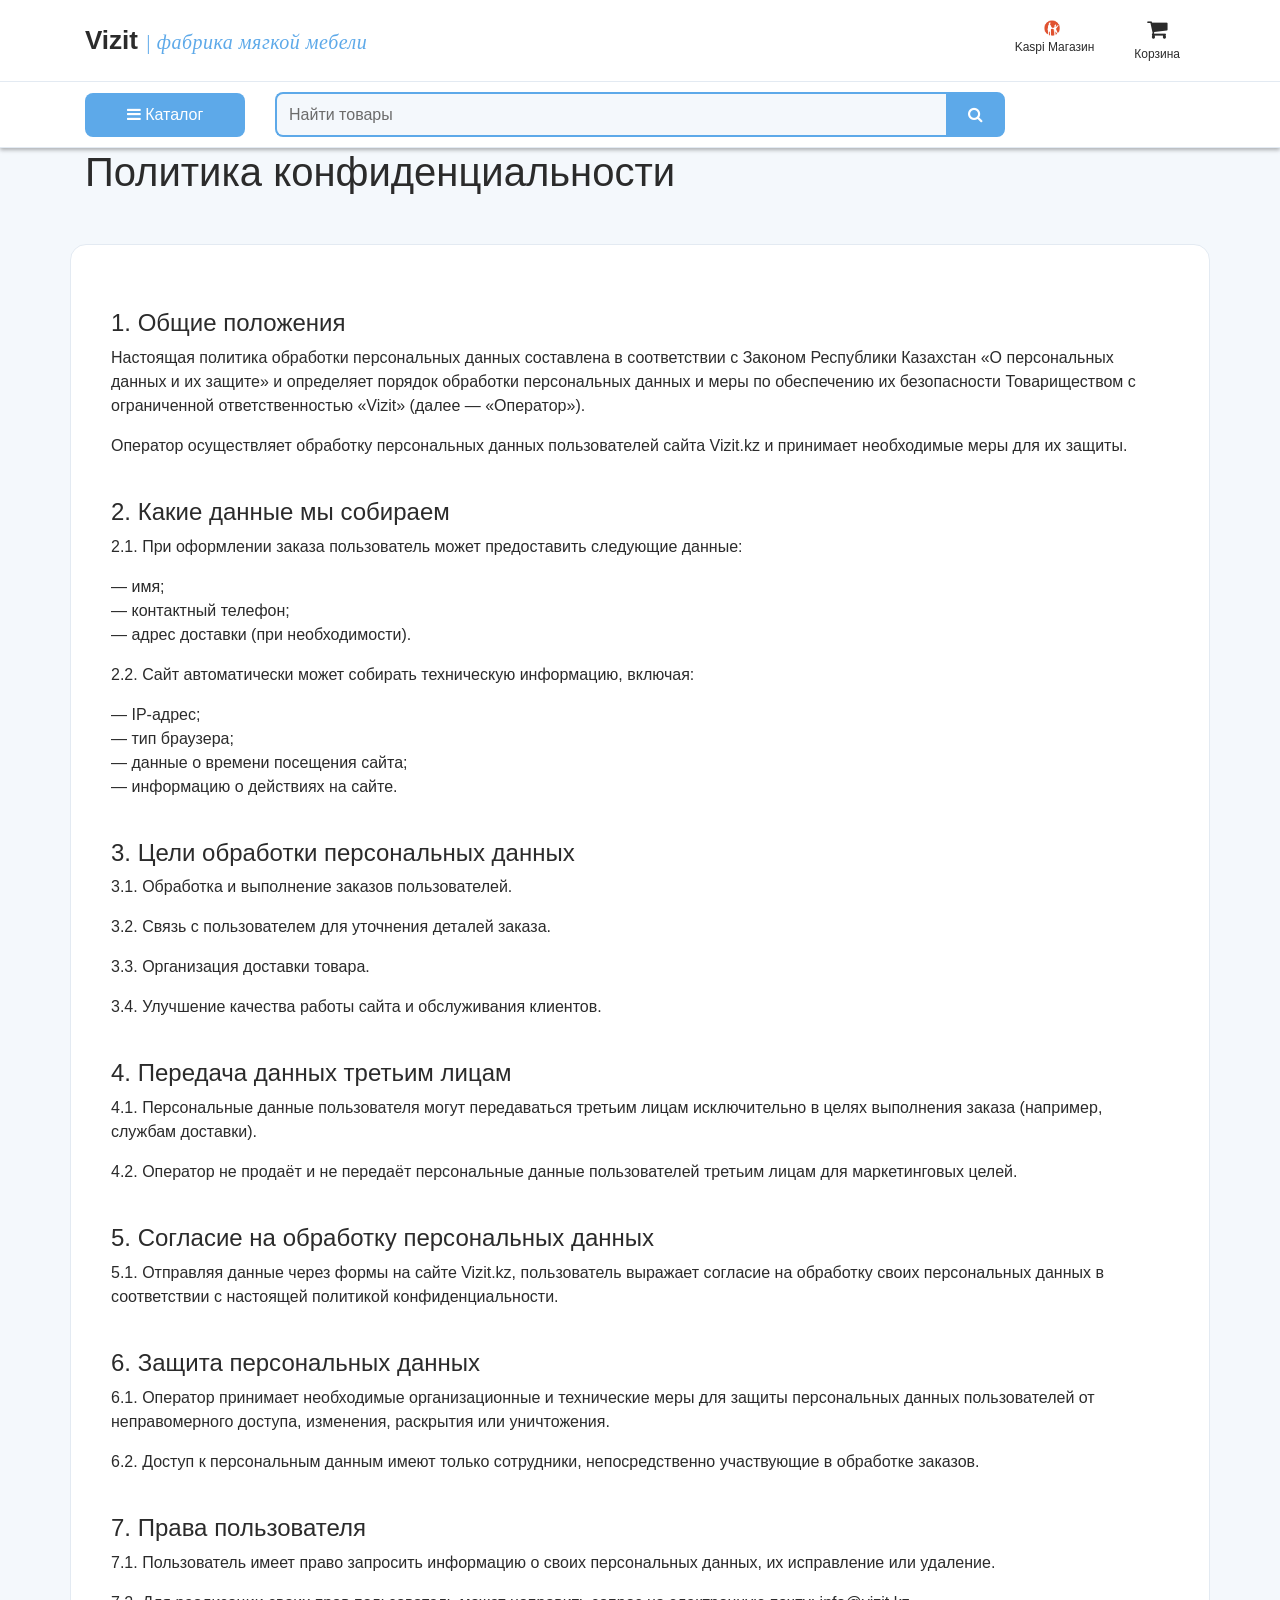
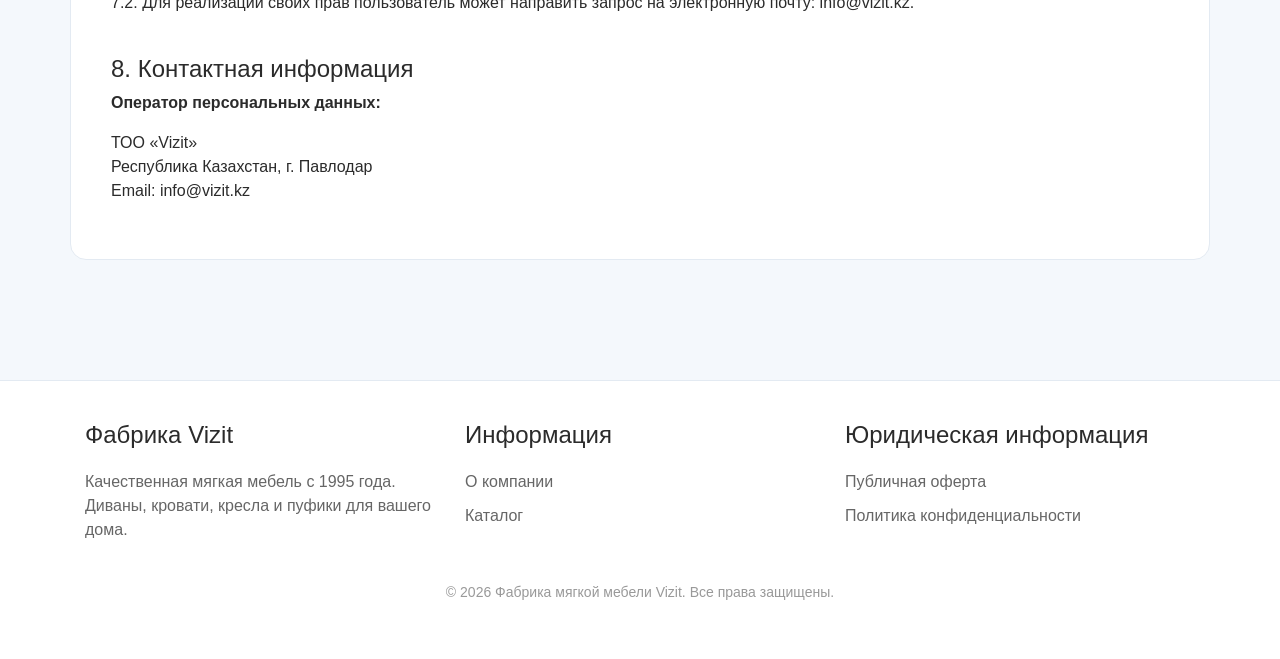
<file: privacy.html>
<!DOCTYPE html>
<html lang="ru">
<head>
    <meta charset="UTF-8">
    <meta name="viewport" content="width=device-width, initial-scale=1.0">
    <title>Политика конфиденциальности - Vizit</title>
    <link href="vendor/bootstrap/css/bootstrap.min.css" rel="stylesheet">
    <link rel="stylesheet" href="assets/css/fontawesome.css">
    <link rel="stylesheet" href="assets/css/style.css">
</head>
<body>

    <!-- Прелоадер -->
    <div id="preloader">
        <div class="jumper">
            <div></div>
            <div></div>
            <div></div>
        </div>
    </div>

    <!-- Шапка -->
    <header>
        <nav class="navbar navbar-expand-lg">
            <div class="container">
                <a class="navbar-brand" href="index.html">
                    <span style="font-size: 26px; font-weight: 700; color: #2B2B2B;">
                        Vizit 
                        <span style="font-weight: 400; color: #5DA9E9; font-size: 20px; font-family: 'Georgia', 'Times New Roman', serif; font-style: italic; letter-spacing: 0.5px;">| фабрика мягкой мебели</span>
                    </span>
                </a>
                <button class="navbar-toggler" type="button" data-toggle="collapse" data-target="#navbarNav">
                    <span class="navbar-toggler-icon"></span>
                </button>
                <div class="collapse navbar-collapse" id="navbarNav">
                    <ul class="navbar-nav ml-auto">
                        <li class="nav-item">
                            <a class="nav-link kaspi-link" href="https://kaspi.kz/shop/ваш-магазин" target="_blank">
                                <img src="assets/images/kaspi-logo.png" alt="Kaspi" style="height: 20px; margin-right: 5px;">
                                Kaspi Магазин
                            </a>
                        </li>
                        <li class="nav-item">
                            <a class="nav-link" href="cart.html">
                                <i class="fa fa-shopping-cart"></i> Корзина
                            </a>
                        </li>
                    </ul>
                </div>
            </div>
        </nav>

        <!-- Верхняя панель с поиском -->
        <div class="top-search-bar">
            <div class="container">
                <div class="row align-items-center">
                    <div class="col-md-3 col-lg-2">
                        <div class="catalog-btn">
                            <button class="btn btn-catalog" id="catalogToggle">
                                <i class="fa fa-bars"></i> Каталог
                            </button>
                            <div class="catalog-dropdown" id="catalogDropdown">
                                <div class="dropdown-content">
                                    <div class="dropdown-section">
                                        <h4>Категории</h4>
                                        <ul>
                                            <li><a href="products.html?category=corner">Угловые диваны</a></li>
                                            <li><a href="products.html?category=straight">Диваны прямые</a></li>
                                            <li><a href="products.html?category=bed">Кровати</a></li>
                                            <li><a href="products.html?category=armchair">Кресла</a></li>
                                            <li><a href="products.html?category=pouf">Пуфики</a></li>
                                            <li><a href="products.html?category=rocking">Кресла-качалки</a></li>
                                        </ul>
                                    </div>
                                </div>
                            </div>
                        </div>
                    </div>
                    <div class="col-md-6 col-lg-8">
                        <div class="search-box">
                            <form action="products.html" method="get">
                                <div class="input-group">
                                    <input type="text" class="form-control" placeholder="Найти товары" name="search">
                                    <div class="input-group-append">
                                        <button class="btn btn-search" type="submit">
                                            <i class="fa fa-search"></i>
                                        </button>
                                    </div>
                                </div>
                            </form>
                        </div>
                    </div>
                </div>
            </div>
        </div>
    </header>

    <!-- Заголовок -->
    <div class="page-header">
        <div class="container">
            <h1>Политика конфиденциальности</h1>
        </div>
    </div>

    <!-- Содержимое политики -->
    <div class="container" style="padding: 40px 0 60px;">
        <div class="row">
            <div class="col-md-12">
                <div class="card" style="border: 1px solid #E3EAF2; border-radius: 16px; padding: 40px; background-color: #FFFFFF;">
                    
                    <h4 class="mt-4">1. Общие положения</h4>
                    <p>Настоящая политика обработки персональных данных составлена в соответствии с Законом Республики Казахстан «О персональных данных и их защите» и определяет порядок обработки персональных данных и меры по обеспечению их безопасности Товариществом с ограниченной ответственностью «Vizit» (далее — «Оператор»).</p>
                    <p>Оператор осуществляет обработку персональных данных пользователей сайта Vizit.kz и принимает необходимые меры для их защиты.</p>

                    <h4 class="mt-4">2. Какие данные мы собираем</h4>
                    <p>2.1. При оформлении заказа пользователь может предоставить следующие данные:</p>
                    <p>— имя;<br>
                    — контактный телефон;<br>
                    — адрес доставки (при необходимости).</p>
                    <p>2.2. Сайт автоматически может собирать техническую информацию, включая:</p>
                    <p>— IP-адрес;<br>
                    — тип браузера;<br>
                    — данные о времени посещения сайта;<br>
                    — информацию о действиях на сайте.</p>

                    <h4 class="mt-4">3. Цели обработки персональных данных</h4>
                    <p>3.1. Обработка и выполнение заказов пользователей.</p>
                    <p>3.2. Связь с пользователем для уточнения деталей заказа.</p>
                    <p>3.3. Организация доставки товара.</p>
                    <p>3.4. Улучшение качества работы сайта и обслуживания клиентов.</p>

                    <h4 class="mt-4">4. Передача данных третьим лицам</h4>
                    <p>4.1. Персональные данные пользователя могут передаваться третьим лицам исключительно в целях выполнения заказа (например, службам доставки).</p>
                    <p>4.2. Оператор не продаёт и не передаёт персональные данные пользователей третьим лицам для маркетинговых целей.</p>

                    <h4 class="mt-4">5. Согласие на обработку персональных данных</h4>
                    <p>5.1. Отправляя данные через формы на сайте Vizit.kz, пользователь выражает согласие на обработку своих персональных данных в соответствии с настоящей политикой конфиденциальности.</p>

                    <h4 class="mt-4">6. Защита персональных данных</h4>
                    <p>6.1. Оператор принимает необходимые организационные и технические меры для защиты персональных данных пользователей от неправомерного доступа, изменения, раскрытия или уничтожения.</p>
                    <p>6.2. Доступ к персональным данным имеют только сотрудники, непосредственно участвующие в обработке заказов.</p>

                    <h4 class="mt-4">7. Права пользователя</h4>
                    <p>7.1. Пользователь имеет право запросить информацию о своих персональных данных, их исправление или удаление.</p>
                    <p>7.2. Для реализации своих прав пользователь может направить запрос на электронную почту: info@vizit.kz.</p>

                    <h4 class="mt-4">8. Контактная информация</h4>
                    <p><strong>Оператор персональных данных:</strong></p>
                    <p>ТОО «Vizit»<br>
                    Республика Казахстан, г. Павлодар<br>
                    Email: info@vizit.kz</p>

                </div>
            </div>
        </div>
    </div>

    <!-- Подвал -->
    <footer class="site-footer" style="background: #FFFFFF; border-top: 1px solid #E3EAF2; padding: 40px 0; margin-top: 60px;">
        <div class="container">
            <div class="row">
                <div class="col-md-4">
                    <h4 style="color: #2B2B2B; margin-bottom: 20px;">Фабрика Vizit</h4>
                    <p style="color: #666;">Качественная мягкая мебель с 1995 года. Диваны, кровати, кресла и пуфики для вашего дома.</p>
                </div>
                <div class="col-md-4">
                    <h4 style="color: #2B2B2B; margin-bottom: 20px;">Информация</h4>
                    <ul style="list-style: none; padding: 0;">
                        <li style="margin-bottom: 10px;"><a href="about.html" style="color: #666; text-decoration: none;">О компании</a></li>
                        <li style="margin-bottom: 10px;"><a href="products.html" style="color: #666; text-decoration: none;">Каталог</a></li>
                    </ul>
                </div>
                <div class="col-md-4">
                    <h4 style="color: #2B2B2B; margin-bottom: 20px;">Юридическая информация</h4>
                    <ul style="list-style: none; padding: 0;">
                        <li style="margin-bottom: 10px;"><a href="oferta.html" style="color: #666; text-decoration: none;">Публичная оферта</a></li>
                        <li style="margin-bottom: 10px;"><a href="privacy.html" style="color: #666; text-decoration: none;">Политика конфиденциальности</a></li>
                    </ul>
                </div>
            </div>
            <div class="row mt-4">
                <div class="col-md-12 text-center">
                    <p style="color: #999; font-size: 14px;">© 2026 Фабрика мягкой мебели Vizit. Все права защищены.</p>
                </div>
            </div>
        </div>
    </footer>

    <!-- Скрипты -->
    <script src="vendor/jquery/jquery.min.js"></script>
    <script src="vendor/bootstrap/js/bootstrap.min.js"></script>
    <script src="assets/js/main.js"></script>

</body>
</html>
</file>
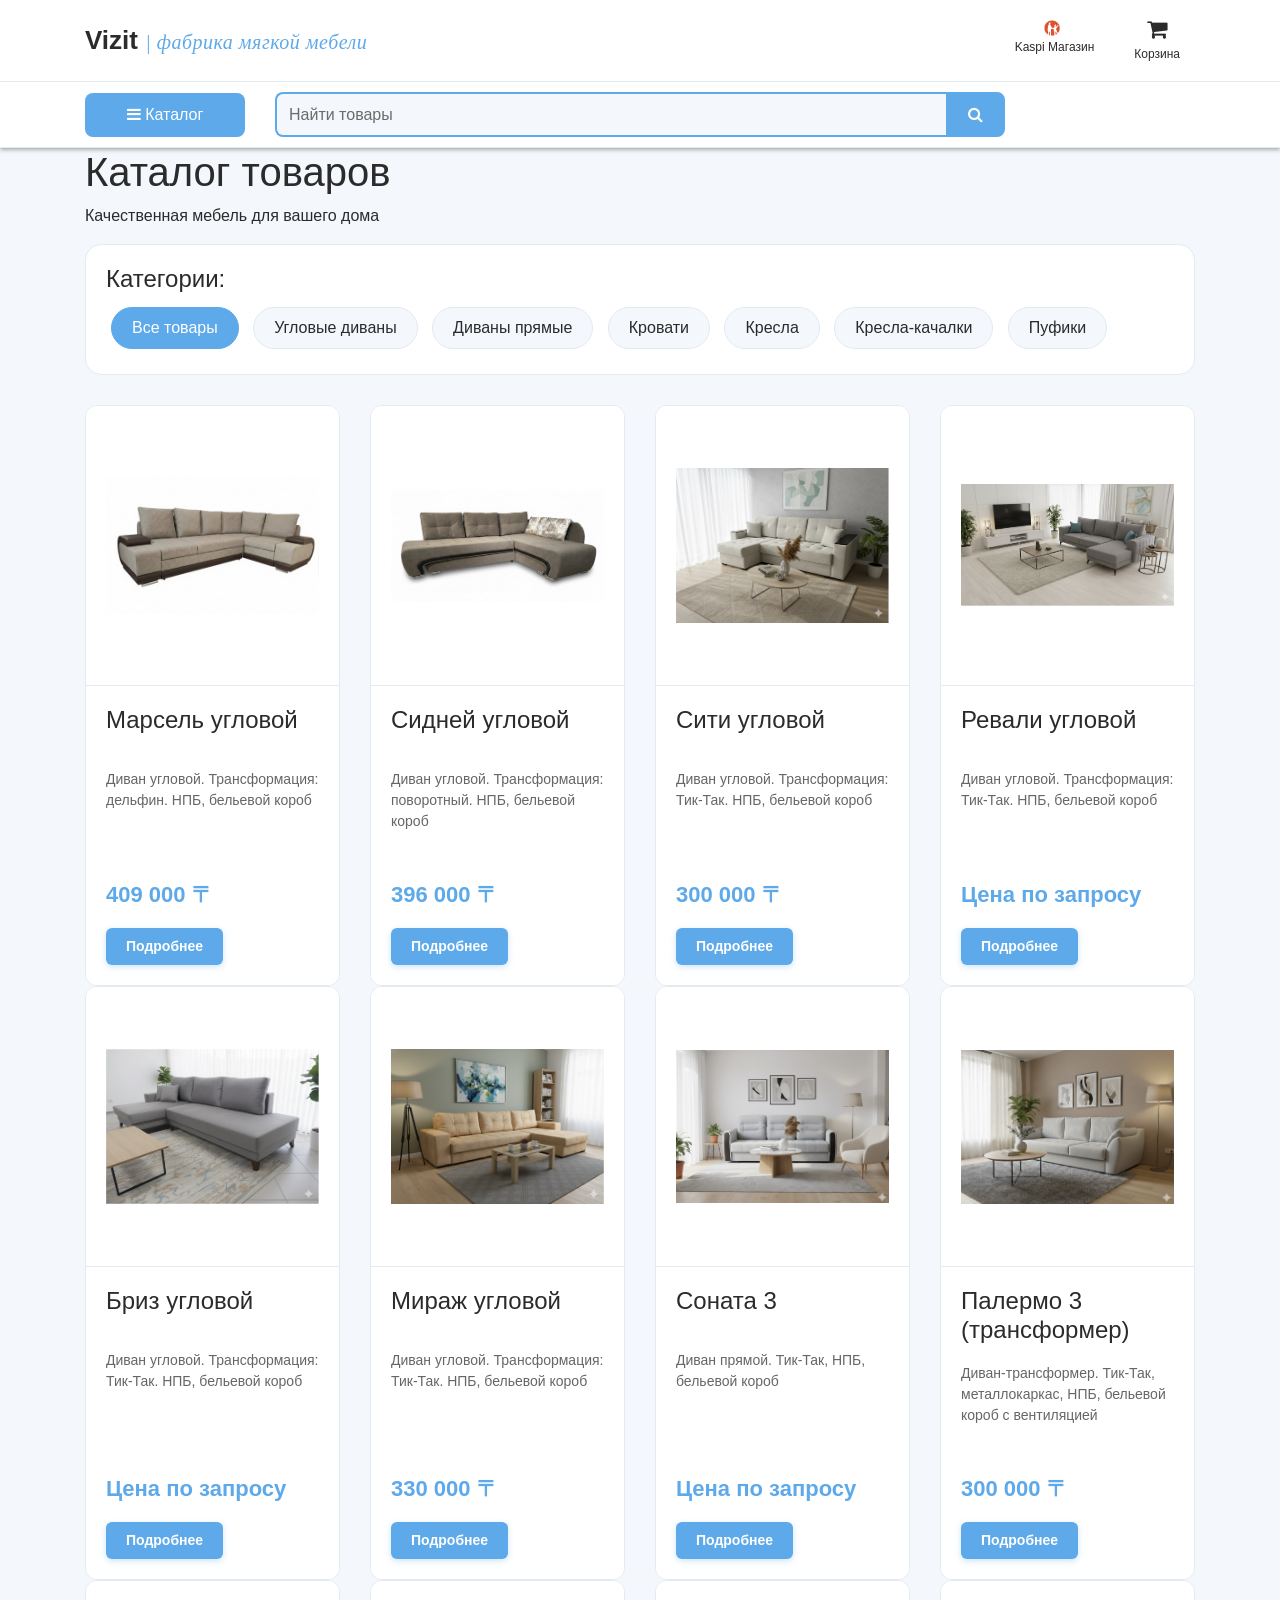
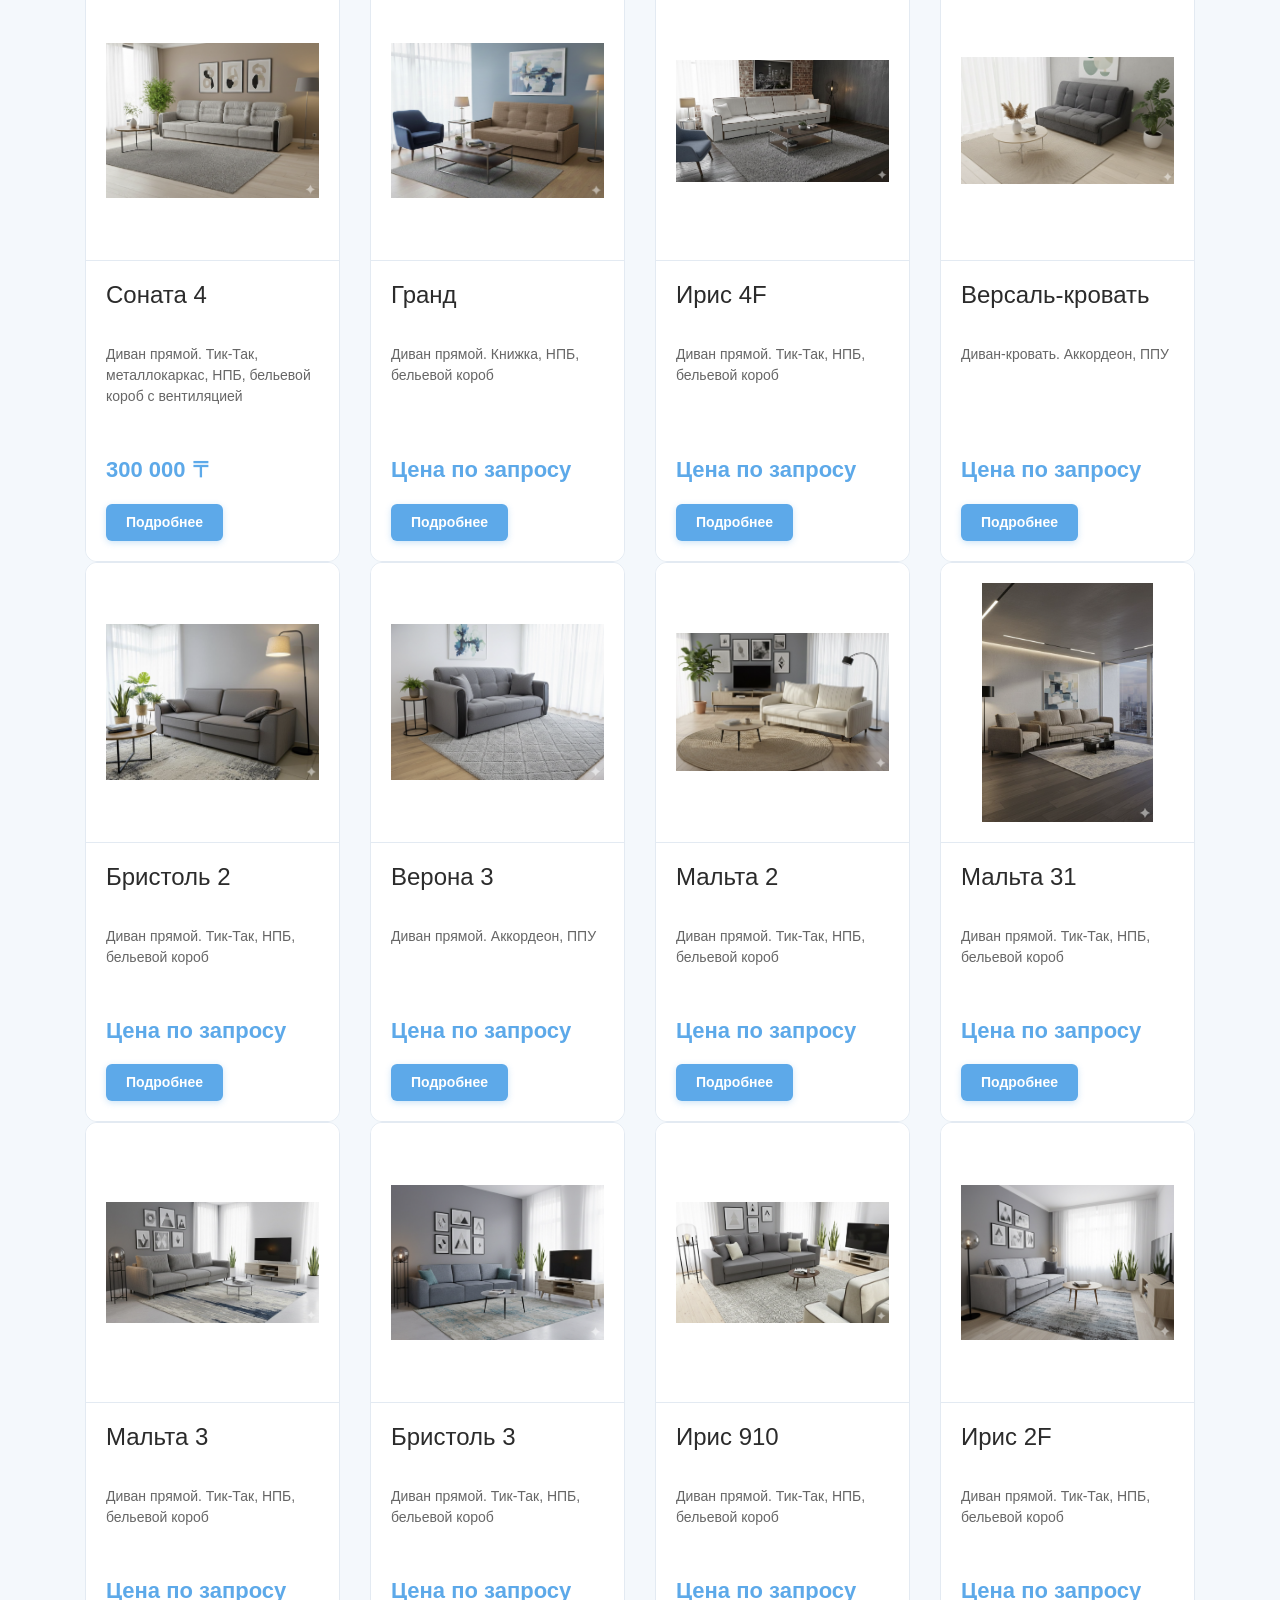
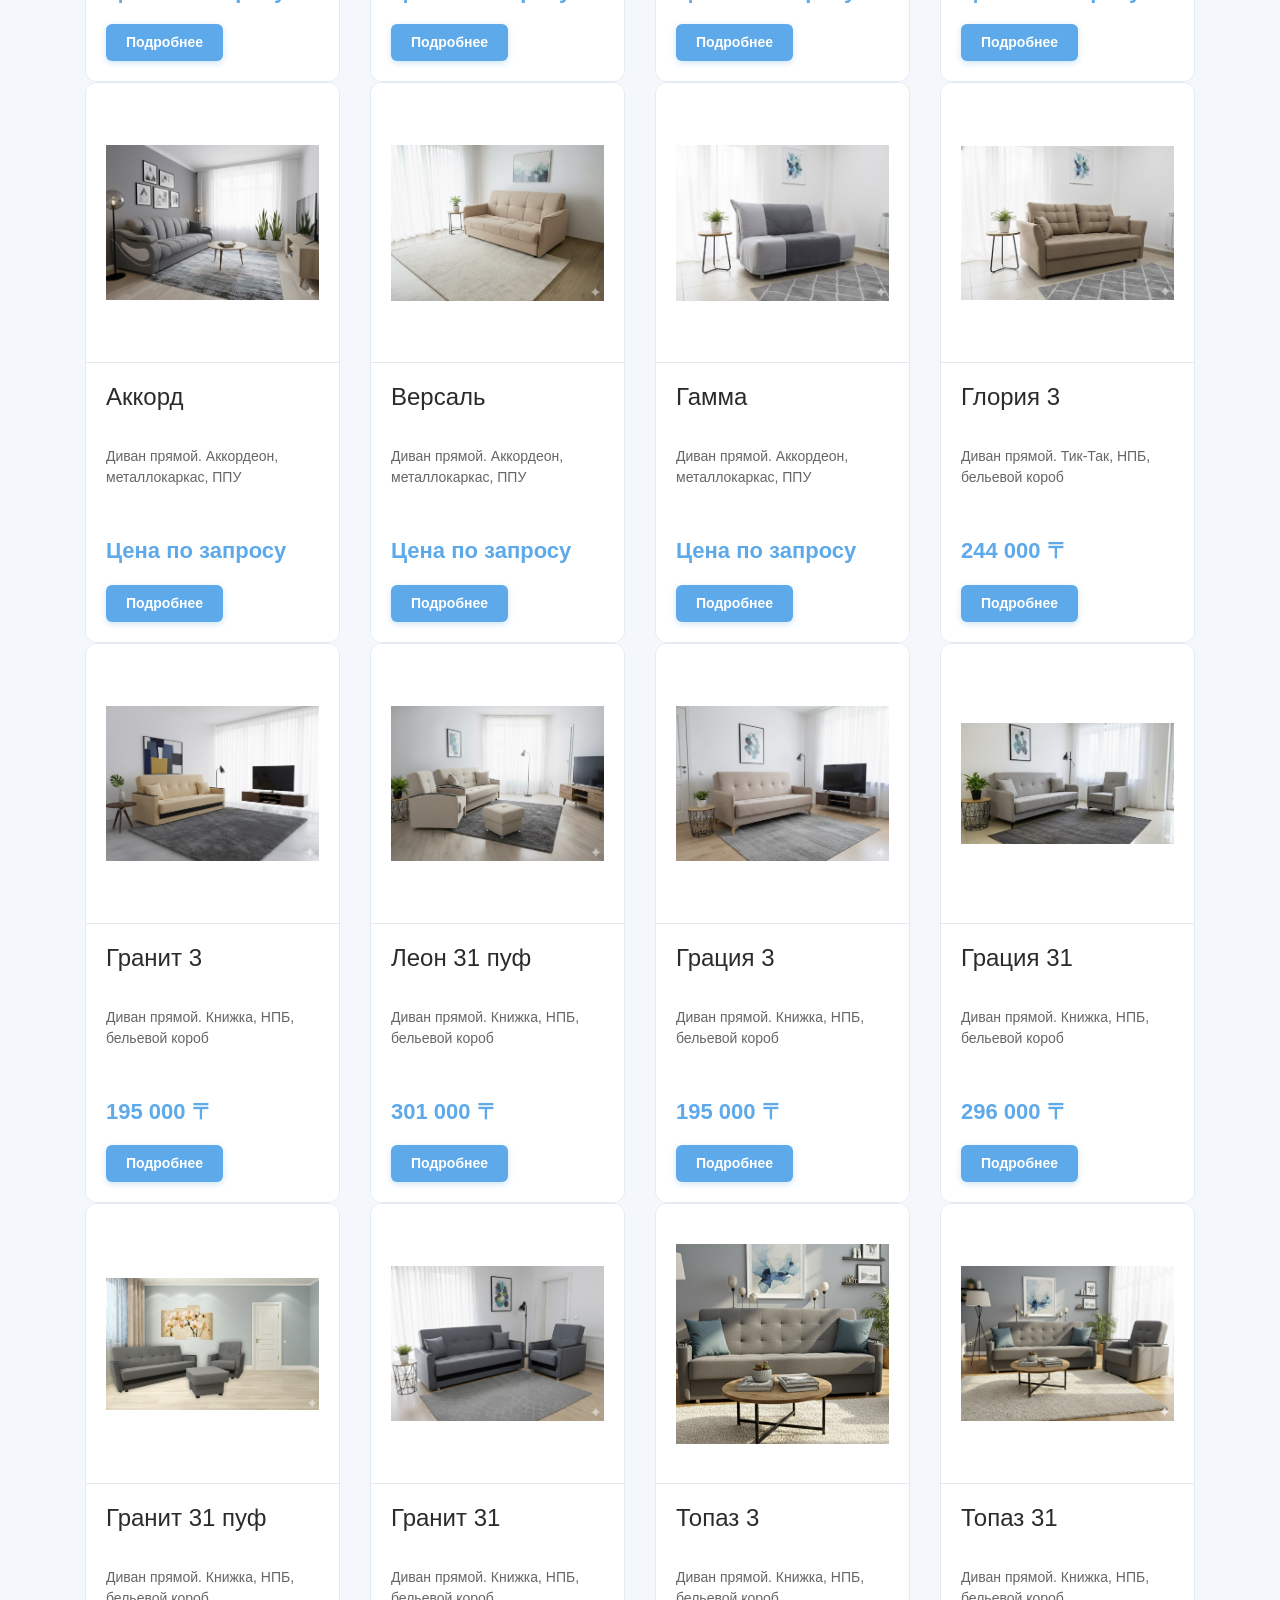
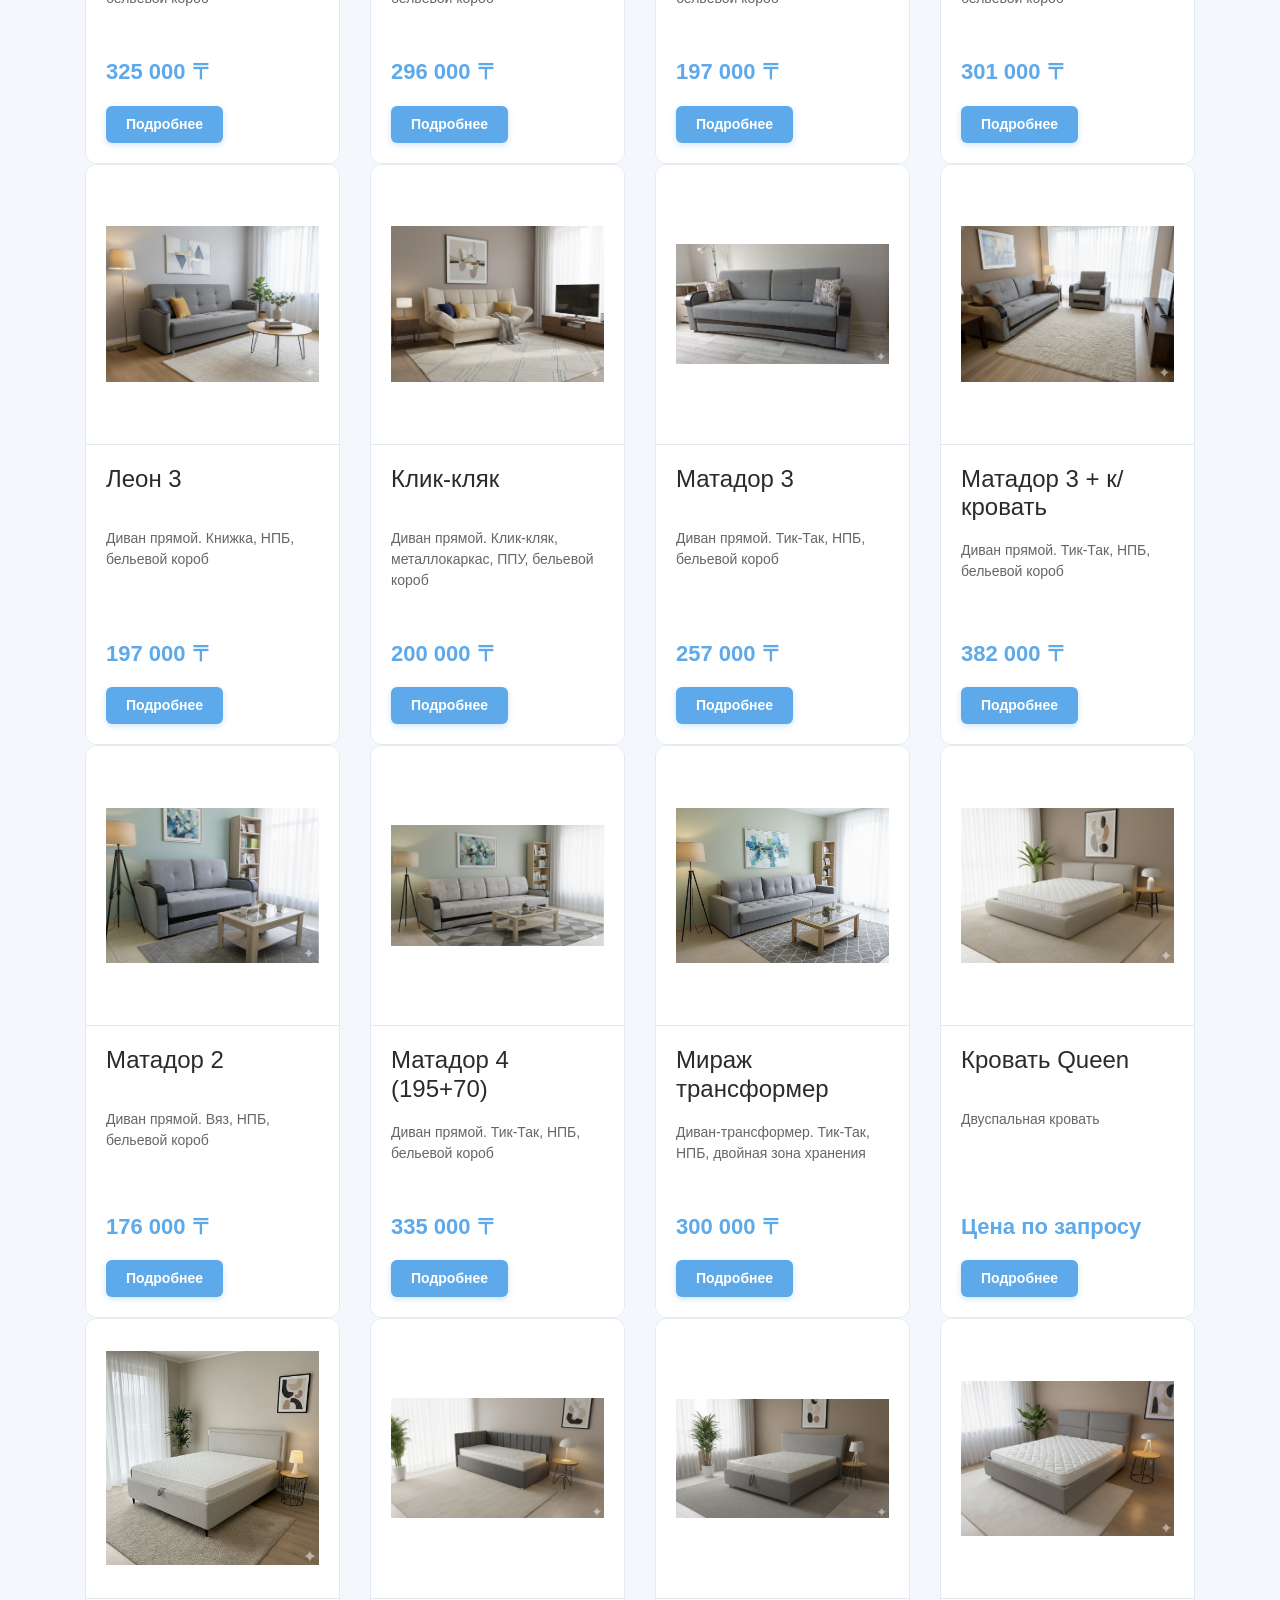
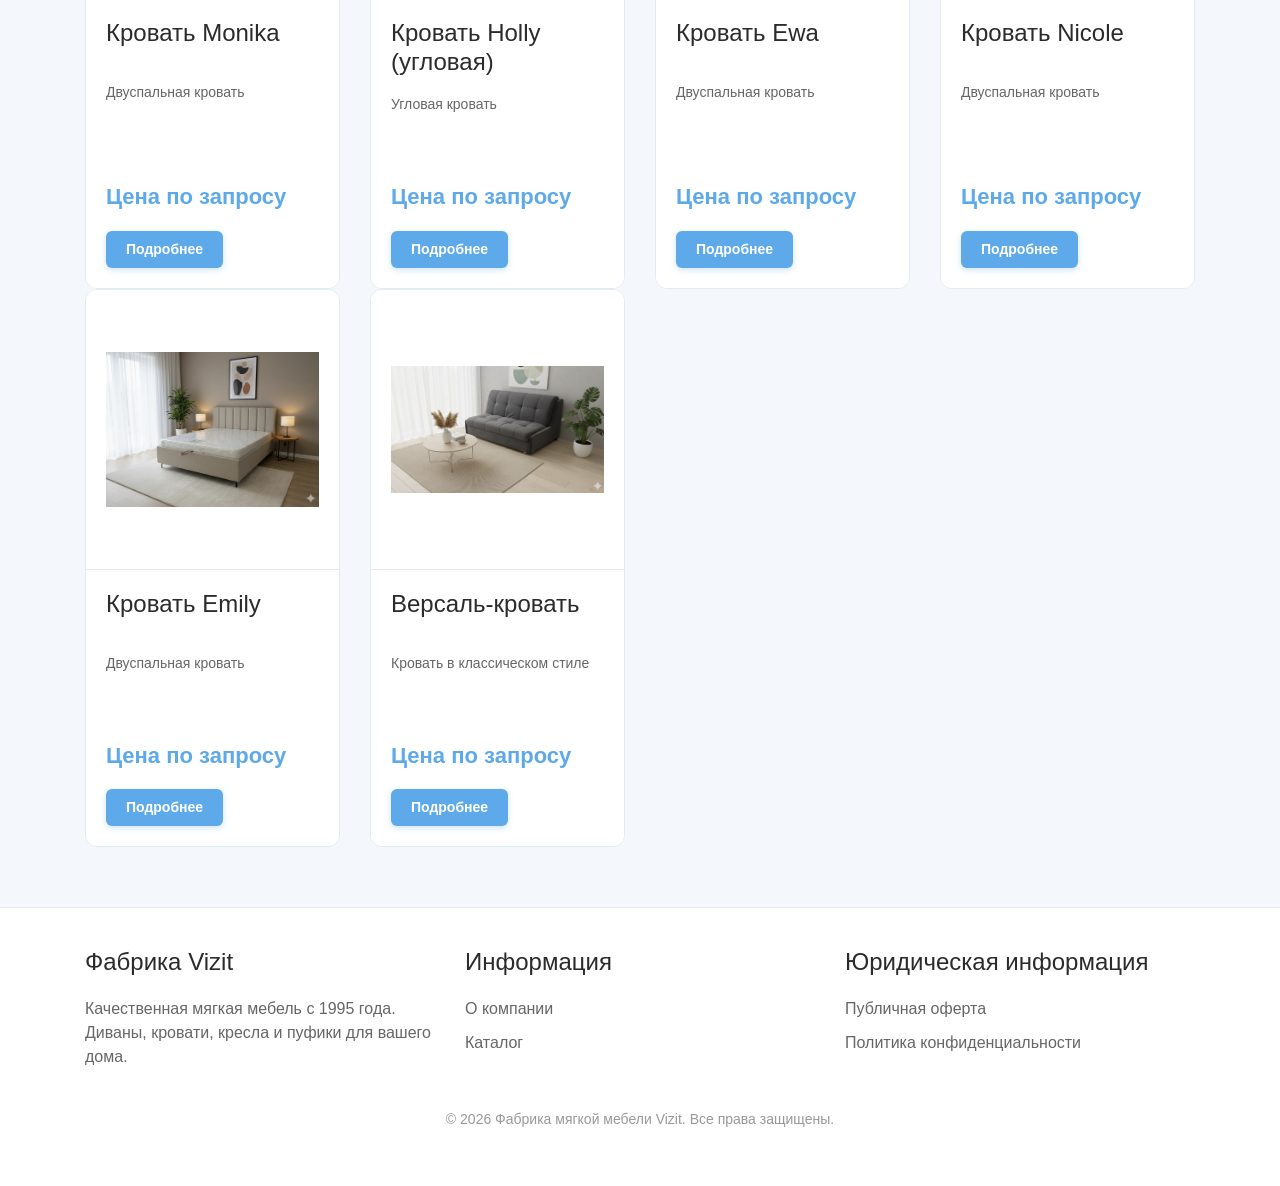
<file: product.html>
<!DOCTYPE html>
<html lang="en">
<head>
    <meta charset="utf-8">
    <meta name="viewport" content="width=device-width, initial-scale=1">
    <title>Товар - Vizit</title>
    
    <link href="vendor/bootstrap/css/bootstrap.min.css" rel="stylesheet">
    <link rel="stylesheet" href="assets/css/fontawesome.css">
    <link rel="stylesheet" href="assets/css/style.css">
</head>
<body>

    <!-- Шапка -->
    <div id="preloader">
        <div class="jumper">
            <div></div>
            <div></div>
            <div></div>
        </div>
    </div>

    <header>
        <nav class="navbar navbar-expand-lg">
            <div class="container">
                <a class="navbar-brand" href="index.html">
    <span style="font-size: 26px; font-weight: 700; color: #2B2B2B;">
        Vizit 
        <span style="font-weight: 400; color: #5DA9E9; font-size: 20px; font-family: 'Georgia', 'Times New Roman', serif; font-style: italic; letter-spacing: 0.5px;">| фабрика мягкой мебели</span>
    </span>
</a>
                <button class="navbar-toggler" type="button" data-toggle="collapse" data-target="#navbarNav">
                    <span class="navbar-toggler-icon"></span>
                </button>
                <div class="collapse navbar-collapse" id="navbarNav">
                    <ul class="navbar-nav ml-auto">
                        <li class="nav-item">
                            <a class="nav-link kaspi-link" href="https://kaspi.kz/shop/ваш-магазин" target="_blank">
                                <img src="assets/images/kaspi-logo.png" alt="Kaspi" style="height: 20px; margin-right: 5px;">
                                Kaspi Магазин
                            </a>
                        </li>
                        <li class="nav-item">
                            <a class="nav-link" href="cart.html">
                                <i class="fa fa-shopping-cart"></i> Корзина
                            </a>
                        </li>
                    </ul>
                </div>
            </div>
        </nav>

        <!-- Верхняя панель с поиском -->
        <div class="top-search-bar">
            <div class="container">
                <div class="row align-items-center">
                    <div class="col-md-3 col-lg-2">
                        <div class="catalog-btn">
                            <button class="btn btn-catalog" id="catalogToggle">
                                <i class="fa fa-bars"></i> Каталог
                            </button>
                            <div class="catalog-dropdown" id="catalogDropdown">
                                <div class="dropdown-content">
                                    <div class="dropdown-section">
                                        <h4>Категории</h4>
                                        <ul>
                                            <li><a href="products.html?category=corner">Угловые диваны</a></li>
                                            <li><a href="products.html?category=straight">Диваны прямые</a></li>
                                            <li><a href="products.html?category=bed">Кровати</a></li>
                                            <li><a href="products.html?category=armchair">Кресла</a></li>
                                            <li><a href="products.html?category=pouf">Пуфики</a></li>
                                            <li><a href="products.html?category=rocking">Кресла-качалки</a></li>
                                        </ul>
                                    </div>
                                </div>
                            </div>
                        </div>
                    </div>
                    <div class="col-md-6 col-lg-8">
                        <div class="search-box">
                            <form action="products.html" method="get">
                                <div class="input-group">
                                    <input type="text" class="form-control" placeholder="Найти товары" name="search">
                                    <div class="input-group-append">
                                        <button class="btn btn-search" type="submit">
                                            <i class="fa fa-search"></i>
                                        </button>
                                    </div>
                                </div>
                            </form>
                        </div>
                    </div>
                </div>
            </div>
        </div>
    </header>

    <!-- Заголовок -->
    <div class="page-header">
        <div class="container">
            <h1>Информация о товаре</h1>
        </div>
    </div>

    <!-- Хлебные крошки -->
    <div class="container mt-3">
        <nav aria-label="breadcrumb">
            <ol class="breadcrumb" style="background: transparent; padding-left: 0;">
                <li class="breadcrumb-item"><a href="index.html" style="color: #5DA9E9;">Главная</a></li>
                <li class="breadcrumb-item"><a href="products.html" style="color: #5DA9E9;">Каталог</a></li>
                <li class="breadcrumb-item active" aria-current="page" id="breadcrumb-product" style="color: #6B6B6B;">Товар</li>
            </ol>
        </nav>
    </div>

    <!-- Кнопка назад вверху -->
    <div class="container" style="padding: 20px 0 0 0;">
        <a href="products.html" class="btn btn-link" style="color: #5DA9E9; font-size: 16px; padding-left: 0;">
            <i class="fa fa-arrow-left"></i> Вернуться в каталог
        </a>
    </div>

    <!-- Товар -->
    <div class="container" style="padding: 20px 0 60px 0;">
        <div id="product-container">
            <!-- Данные подгрузятся через JavaScript -->
        </div>
    </div>

        <!-- Подвал -->
    <footer class="site-footer" style="background: #FFFFFF; border-top: 1px solid #E3EAF2; padding: 40px 0; margin-top: 60px;">
        <div class="container">
            <div class="row">
                <div class="col-md-4">
                    <h4 style="color: #2B2B2B; margin-bottom: 20px;">Фабрика Vizit</h4>
                    <p style="color: #666;">Качественная мягкая мебель с 1995 года. Диваны, кровати, кресла и пуфики для вашего дома.</p>
                </div>
                <div class="col-md-4">
                    <h4 style="color: #2B2B2B; margin-bottom: 20px;">Информация</h4>
                    <ul style="list-style: none; padding: 0;">
                        <li style="margin-bottom: 10px;"><a href="about.html" style="color: #666; text-decoration: none;">О компании</a></li>
                        
                        <li style="margin-bottom: 10px;"><a href="products.html" style="color: #666; text-decoration: none;">Каталог</a></li>
                    </ul>
                </div>
                <div class="col-md-4">
                    <h4 style="color: #2B2B2B; margin-bottom: 20px;">Юридическая информация</h4>
                    <ul style="list-style: none; padding: 0;">
                        <li style="margin-bottom: 10px;"><a href="oferta.html" style="color: #666; text-decoration: none;">Публичная оферта</a></li>
                        <li style="margin-bottom: 10px;"><a href="privacy.html" style="color: #666; text-decoration: none;">Политика конфиденциальности</a></li>
                    </ul>
                </div>
            </div>
            <div class="row mt-4">
                <div class="col-md-12 text-center">
                    <p style="color: #999; font-size: 14px;">© 2026 Фабрика мягкой мебели Vizit. Все права защищены.</p>
                </div>
            </div>
        </div>
    </footer>

    <!-- Скрипты -->
    <script src="vendor/jquery/jquery.min.js"></script>
    <script src="vendor/bootstrap/js/bootstrap.min.js"></script>
    <script src="assets/js/main.js"></script>

  </body>
</html>
</file>
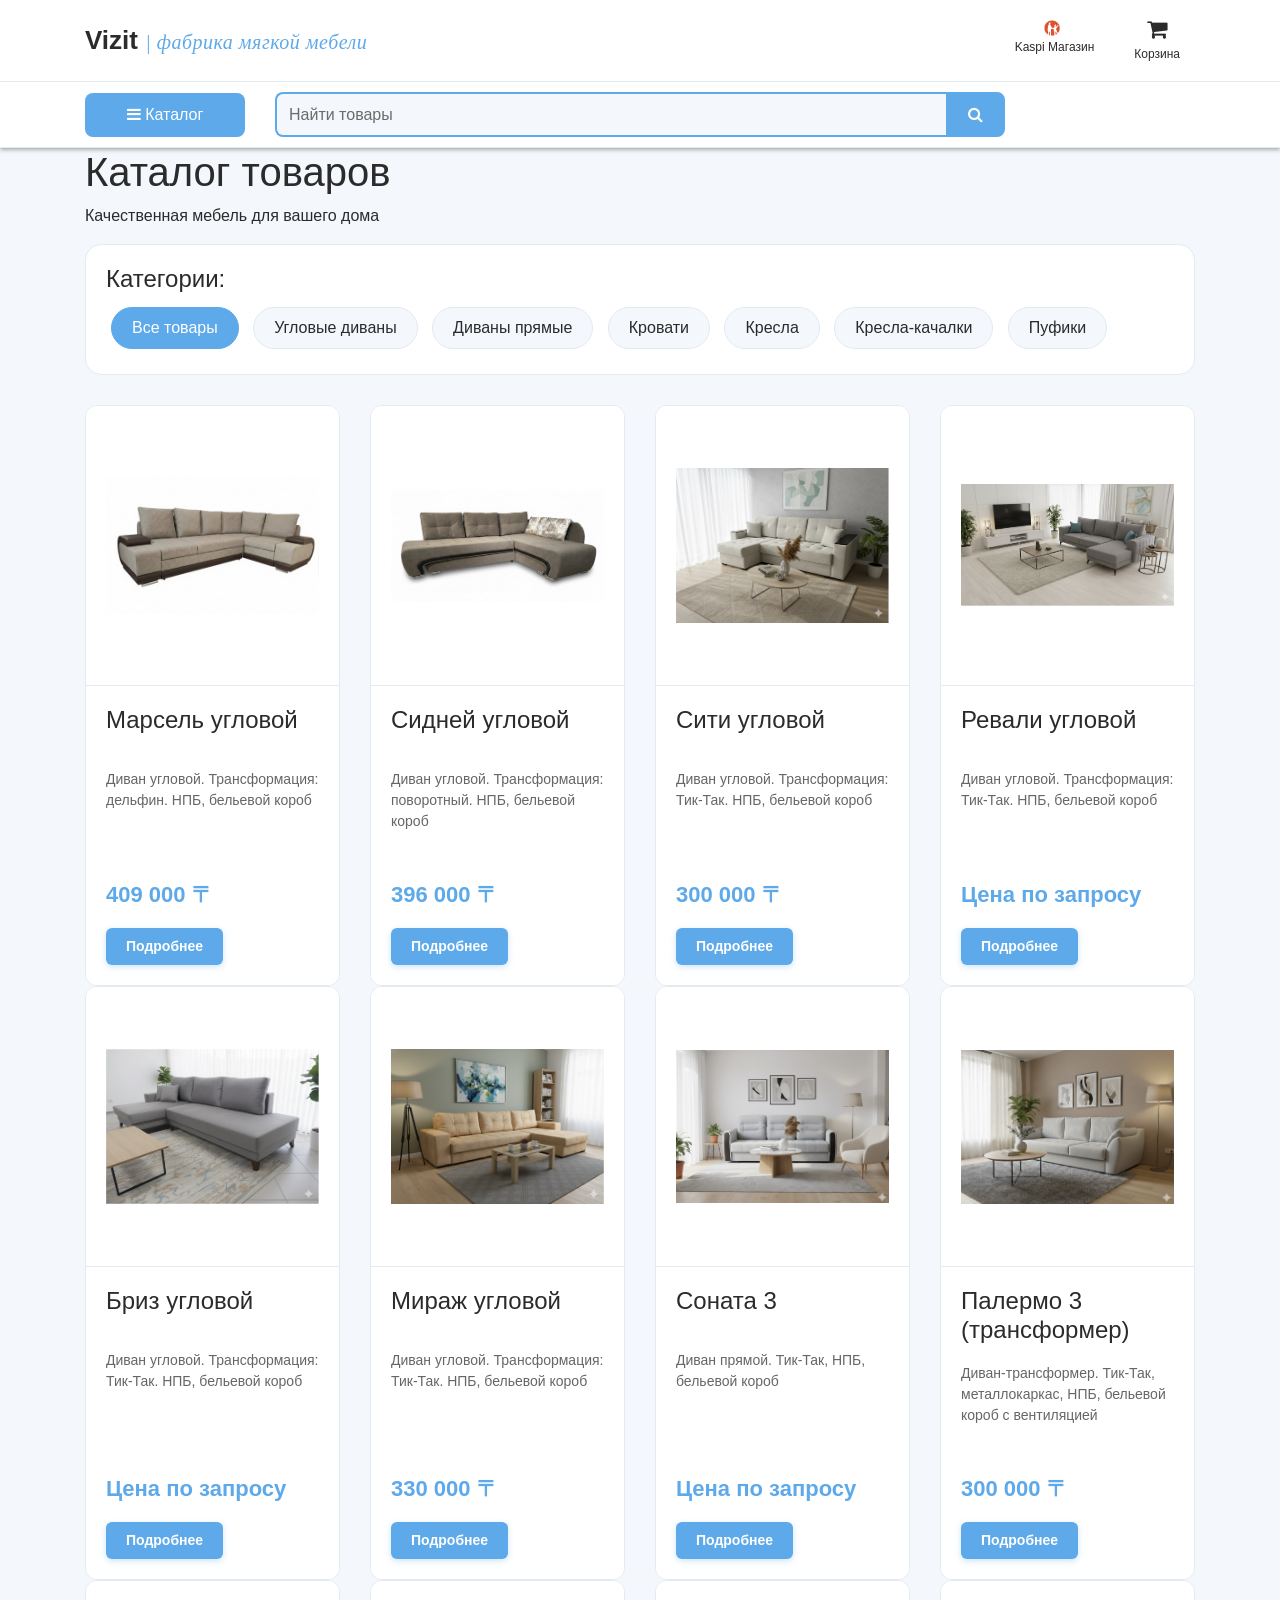
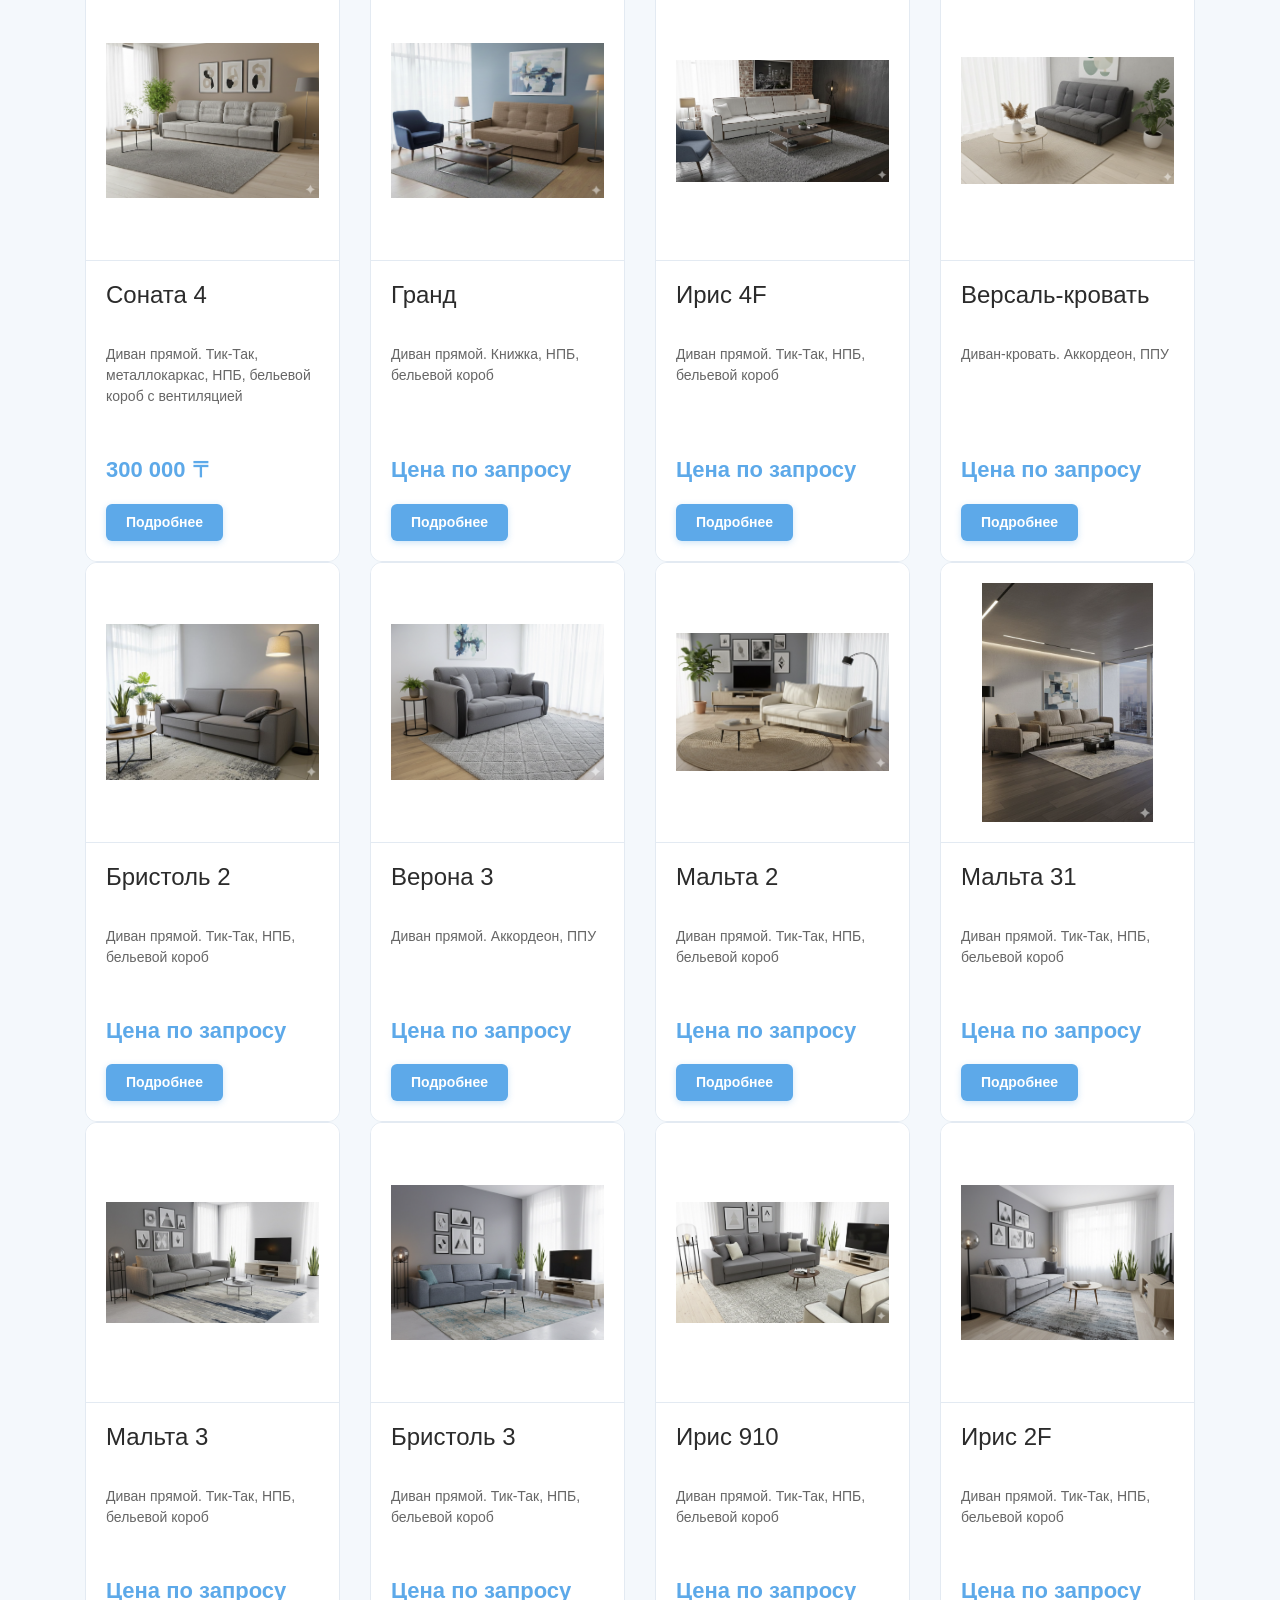
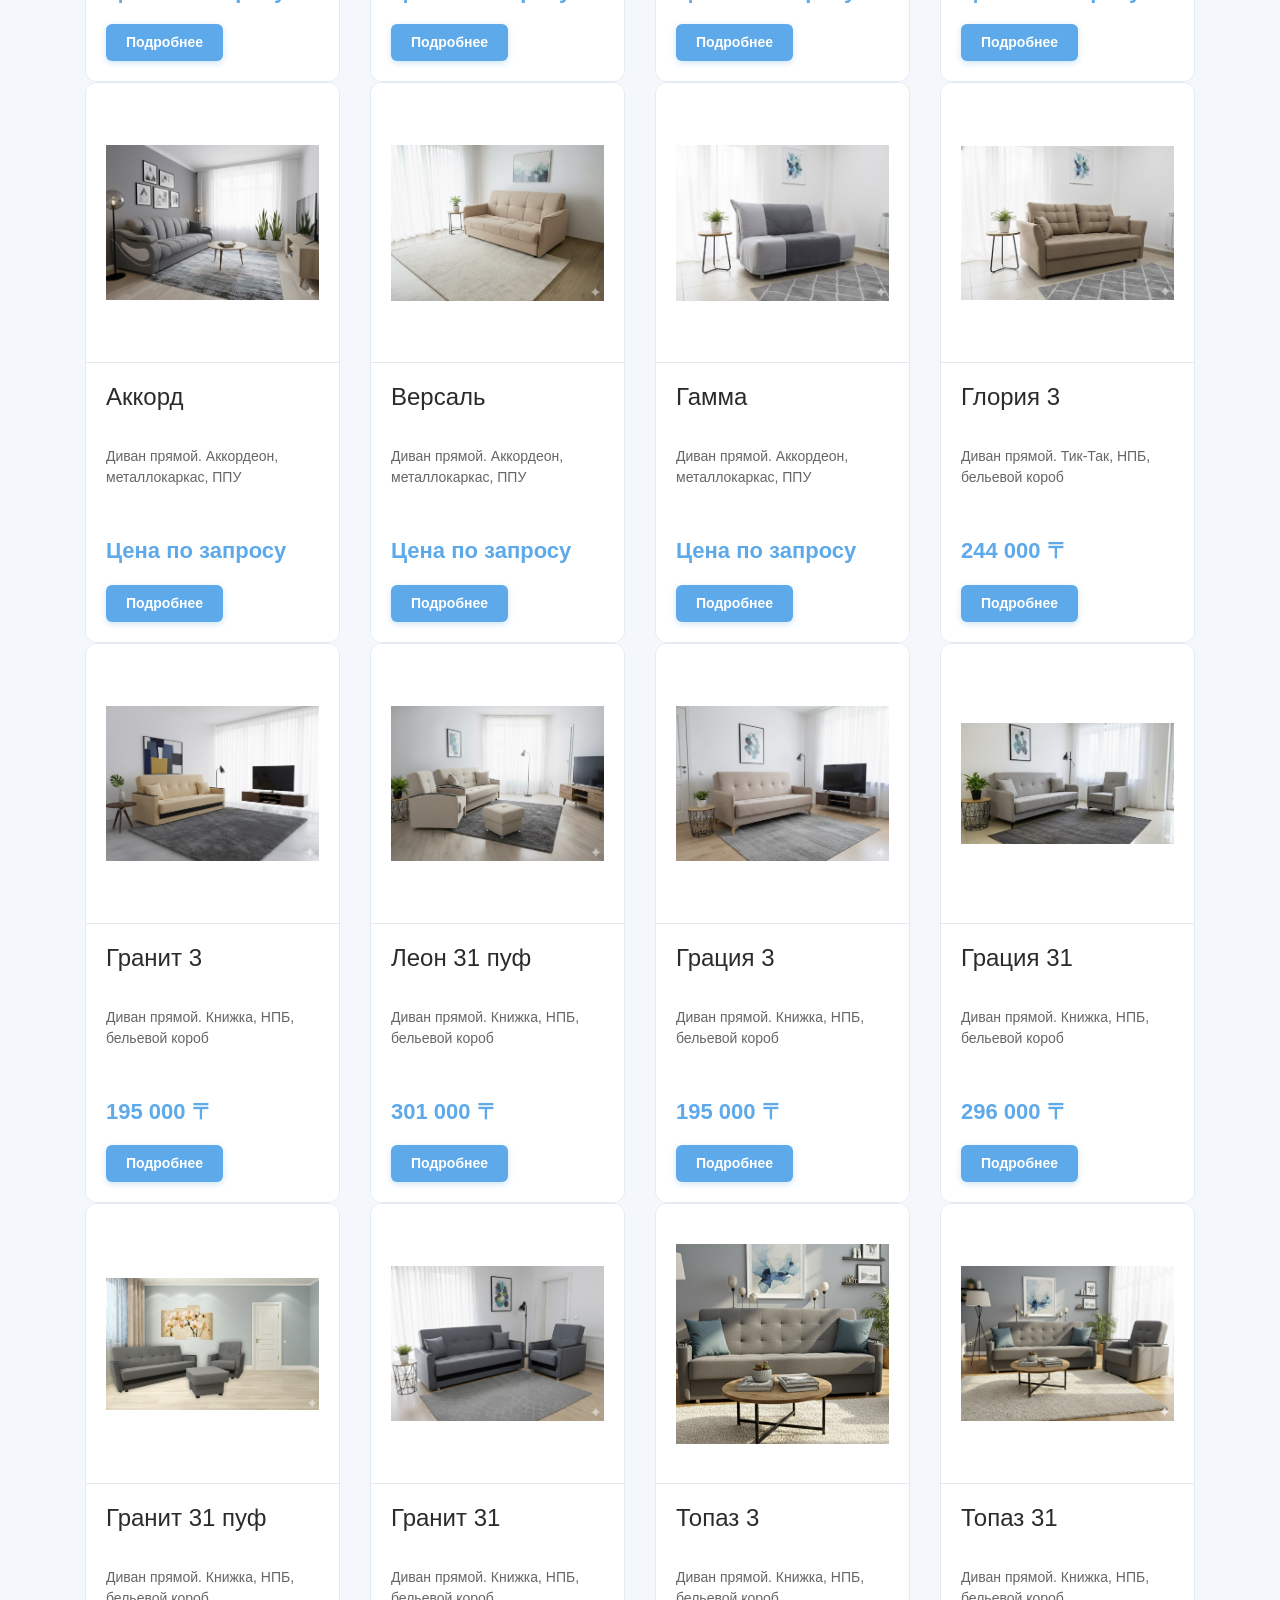
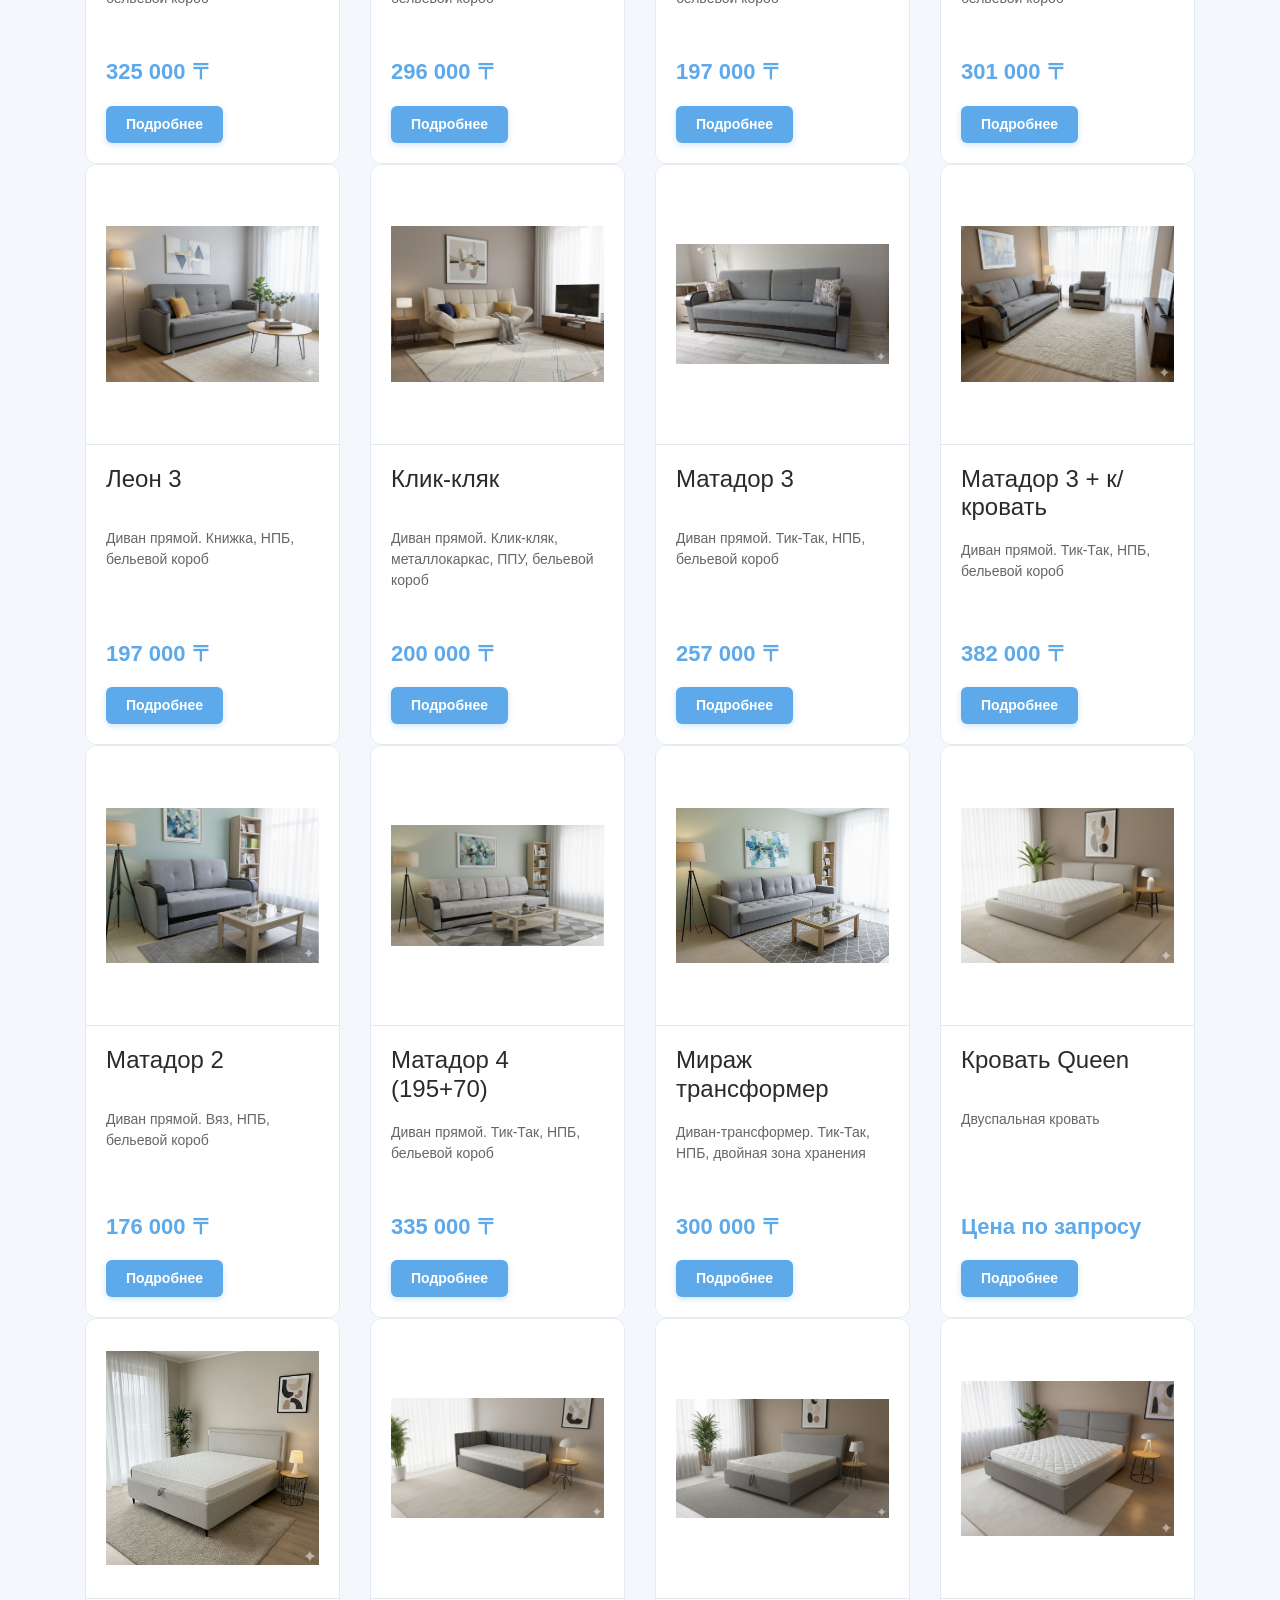
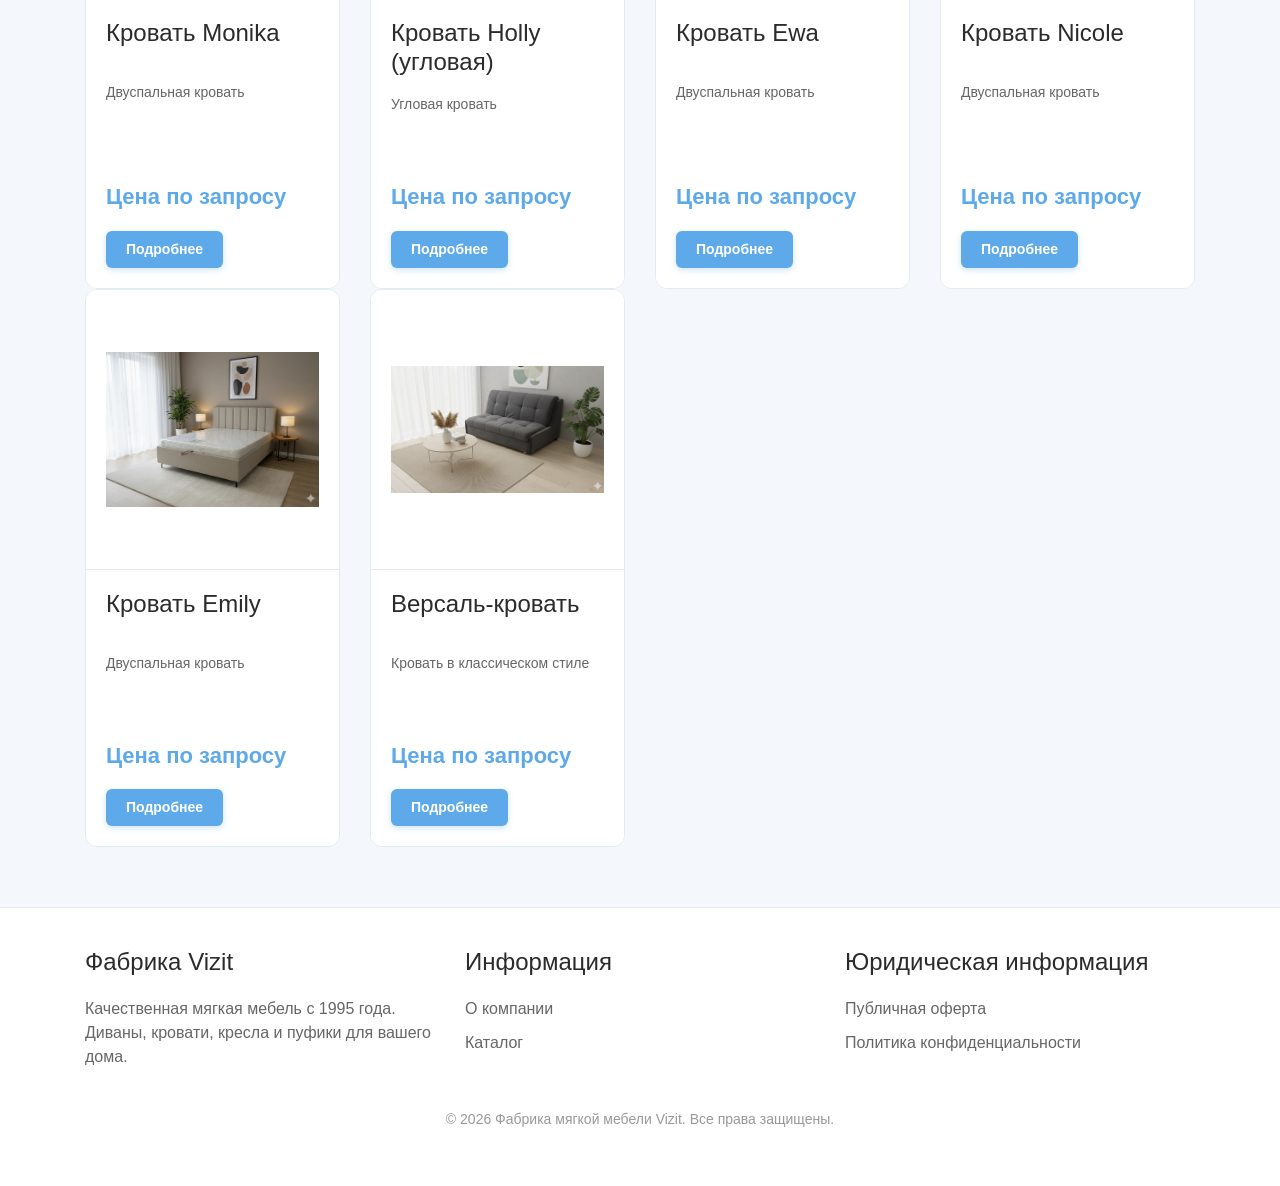
<file: products.html>
<!DOCTYPE html>
<html lang="en">
<head>
    <meta charset="utf-8">
    <meta name="viewport" content="width=device-width, initial-scale=1">
    <meta name="description" content="Каталог мягкой мебели Vizit. 
    Угловые и прямые диваны, кровати, кресла, пуфики. 
    Высокое качество, доступные цены.">
    <title>Vizit - Каталог товаров</title>
    
    <link href="vendor/bootstrap/css/bootstrap.min.css" rel="stylesheet">
    <link rel="stylesheet" href="assets/css/fontawesome.css">
    <link rel="stylesheet" href="assets/css/style.css">
</head>
<body>

    <!-- Шапка -->
    <div id="preloader">
        <div class="jumper">
            <div></div>
            <div></div>
            <div></div>
        </div>
    </div>

    <header>
        <nav class="navbar navbar-expand-lg">
            <div class="container">
                <a class="navbar-brand" href="index.html">
    <span style="font-size: 26px; font-weight: 700; color: #2B2B2B;">
        Vizit 
        <span style="font-weight: 400; color: #5DA9E9; font-size: 20px; font-family: 'Georgia', 'Times New Roman', serif; font-style: italic; letter-spacing: 0.5px;">| фабрика мягкой мебели</span>
    </span>
</a>
                <button class="navbar-toggler" type="button" data-toggle="collapse" data-target="#navbarNav">
                    <span class="navbar-toggler-icon"></span>
                </button>
                <div class="collapse navbar-collapse" id="navbarNav">
                    <ul class="navbar-nav ml-auto">
    <li class="nav-item">
        <a class="nav-link kaspi-link" href="https://kaspi.kz/shop/ваш-магазин" target="_blank">
            <img src="assets/images/kaspi-logo.png" alt="Kaspi" style="height: 20px; margin-right: 5px;">
            Kaspi Магазин
        </a>
    </li>
    <li class="nav-item">
        <a class="nav-link" href="cart.html">
            <i class="fa fa-shopping-cart"></i> Корзина
        </a>
    </li>
</ul>
                </div>
            </div>
        </nav>

        <div class="top-search-bar">
            <div class="container">
                <div class="row align-items-center">
                    <div class="col-md-3 col-lg-2">
                        <div class="catalog-btn">
                            <button class="btn btn-catalog" id="catalogToggle">
                                <i class="fa fa-bars"></i> Каталог
                            </button>
                            <div class="catalog-dropdown" id="catalogDropdown">
                                <div class="dropdown-content">
                                    <div class="dropdown-section">
                                        <h4>Категории</h4>
                                        <ul>
                                            <li><a href="products.html?category=corner">Угловые диваны</a></li>
                                            <li><a href="products.html?category=straight">Диваны прямые</a></li>
                                            <li><a href="products.html?category=bed">Кровати</a></li>
                                            <li><a href="products.html?category=armchair">Кресла</a></li>
                                            <li><a href="products.html?category=pouf">Пуфики</a></li>
                                            <li><a href="products.html?category=rocking">Кресла-качалки</a></li>
                                        </ul>
                                    </div>
                                </div>
                            </div>
                        </div>
                    </div>
                    <div class="col-md-6 col-lg-8">
                        <div class="search-box">
                            <form action="products.html" method="get">
                                <div class="input-group">
                                    <input type="text" class="form-control" placeholder="Найти товары" name="search">
                                    <div class="input-group-append">
                                        <button class="btn btn-search" type="submit">
                                            <i class="fa fa-search"></i>
                                        </button>
                                    </div>
                                </div>
                            </form>
                        </div>
                    </div>
                </div>
            </div>
        </div>
    </header>

    <!-- Заголовок -->
    <div class="page-header">
        <div class="container">
            <h1>Каталог товаров</h1>
            <p>Качественная мебель для вашего дома</p>
        </div>
    </div>

    <!-- Категории -->
    <div class="container">
        <div class="category-filter">
            <h4>Категории:</h4>
            <button class="category-btn" onclick="filterCategory('all')">Все товары</button>
            <button class="category-btn" onclick="filterCategory('corner')">Угловые диваны</button>
            <button class="category-btn" onclick="filterCategory('straight')">Диваны прямые</button>
            <button class="category-btn" onclick="filterCategory('bed')">Кровати</button>
            <button class="category-btn" onclick="filterCategory('armchair')">Кресла</button>
            <button class="category-btn" onclick="filterCategory('rocking')">Кресла-качалки</button>
            <button class="category-btn" onclick="filterCategory('pouf')">Пуфики</button>
        </div>
    </div>

    <!-- Товары -->
    <div class="container">
        <div class="row" id="products-container"></div>
        <nav aria-label="Page navigation">
            <ul class="pagination justify-content-center" id="pagination"></ul>
        </nav>
    </div>

       <!-- Подвал -->
    <footer class="site-footer" style="background: #FFFFFF; border-top: 1px solid #E3EAF2; padding: 40px 0; margin-top: 60px;">
        <div class="container">
            <div class="row">
                <div class="col-md-4">
                    <h4 style="color: #2B2B2B; margin-bottom: 20px;">Фабрика Vizit</h4>
                    <p style="color: #666;">Качественная мягкая мебель с 1995 года. Диваны, кровати, кресла и пуфики для вашего дома.</p>
                </div>
                <div class="col-md-4">
                    <h4 style="color: #2B2B2B; margin-bottom: 20px;">Информация</h4>
                    <ul style="list-style: none; padding: 0;">
                        <li style="margin-bottom: 10px;"><a href="about.html" style="color: #666; text-decoration: none;">О компании</a></li>
                        
                        <li style="margin-bottom: 10px;"><a href="products.html" style="color: #666; text-decoration: none;">Каталог</a></li>
                    </ul>
                </div>
                <div class="col-md-4">
                    <h4 style="color: #2B2B2B; margin-bottom: 20px;">Юридическая информация</h4>
                    <ul style="list-style: none; padding: 0;">
                        <li style="margin-bottom: 10px;"><a href="oferta.html" style="color: #666; text-decoration: none;">Публичная оферта</a></li>
                        <li style="margin-bottom: 10px;"><a href="privacy.html" style="color: #666; text-decoration: none;">Политика конфиденциальности</a></li>
                    </ul>
                </div>
            </div>
            <div class="row mt-4">
                <div class="col-md-12 text-center">
                    <p style="color: #999; font-size: 14px;">© 2026 Фабрика мягкой мебели Vizit. Все права защищены.</p>
                </div>
            </div>
        </div>
    </footer>

    <!-- Скрипты -->
    <script src="vendor/jquery/jquery.min.js"></script>
    <script src="vendor/bootstrap/js/bootstrap.min.js"></script>
    <script src="assets/js/main.js"></script>

  

    <style>
    .category-filter {
        background-color: #FFFFFF;
        border: 1px solid #E3EAF2;
        border-radius: 16px;
        padding: 20px;
        margin-bottom: 30px;
    }
    .category-btn {
        background-color: #F4F8FC;
        color: #2B2B2B;
        border: 1px solid #E3EAF2;
        margin: 5px;
        padding: 8px 20px;
        border-radius: 30px;
        transition: all 0.3s;
        cursor: pointer;
    }
    .category-btn:hover, .category-btn.active {
        background-color: #5DA9E9;
        color: white;
        border-color: #5DA9E9;
    }
    </style>

</body>
</html>
</file>
<file: assets/css/style.css>
:root {
  --primary: #5DA9E9;
  --primary-hover: #3E86C6;
  --light-bg: #F4F8FC;
}
/* Верхняя панель с поиском */
.top-search-bar {
    background-color: #FFFFFF;
    padding: 10px 0;
    border-bottom: 1px solid #E3EAF2;
    box-shadow: 0 2px 4px rgba(0,0,0,0.3);
}

.btn-catalog {
    background-color: #5DA9E9;
    color: white;
    border: none;
    padding: 10px 20px;
    border-radius: 8px;
    font-weight: 500;
    width: 100%;
    transition: all 0.3s;
}

.btn-catalog:hover {
    background-color: #3E86C6;
    color: white;
    transform: translateY(-2px);
    box-shadow: 0 4px 8px rgba(93, 169, 233, 0.3);
}

.search-box .form-control {
    border-radius: 8px 0 0 8px;
    border: 2px solid #5DA9E9;
    border-right: none;
    height: 45px;
    background-color: #F4F8FC;
    color: #2B2B2B !important;
}

.search-box .form-control::placeholder {
    color: #6B6B6B;
}

.search-box .form-control:focus {
    background-color: #F4F8FC;
    color: white;
    border-color: #5DA9E9;
    box-shadow: 0 0 0 0.2rem rgba(93, 169, 233, 0.25);
}

.btn-search {
    background-color: #5DA9E9;
    color: white;
    border: 2px solid #5DA9E9;
    border-radius: 0 8px 8px 0;
    padding: 0 20px;
    transition: all 0.3s;
}

.btn-search:hover {
    background-color: #4C97D8;
    border-color: #4C97D8;
}

.user-actions {
    display: flex;
    justify-content: flex-end;
}

.user-action {
    display: flex;
    flex-direction: column;
    align-items: center;
    color: #fff;
    text-decoration: none;
    font-size: 12px;
    transition: all 0.3s;
}

.user-action:hover {
    color: #5DA9E9;
}

.user-action i {
    font-size: 20px;
    margin-bottom: 3px;
}

/* Обновленное меню - черный фон */
.navbar {
    background-color: #FFFFFF !important;
    border-bottom: 1px solid #E3EAF2;
}

.navbar-brand h2 {
    color: #2B2B2B!important;
}

.navbar-brand h2 em {
    color: #5DA9E9 !important;
}

/* Навигационное меню с кнопками */
.navbar-nav .nav-item {
    margin-left: 10px;
}

.navbar-nav .nav-link {
    display: flex;
    flex-direction: column;
    align-items: center;
    font-size: 12px;
    color: #2B2B2B!important;
    transition: all 0.3s;
    padding: 10px 15px !important;
    border-radius: 8px;
}

.navbar-nav .nav-link:hover {
    color: #5DA9E9 !important;
    background-color: rgba(211, 47, 47, 0.1);
}

.navbar-nav .nav-link i {
    font-size: 22px;
    margin-bottom: 5px;
}

/* Баннер - красно-черная тема */
.promo-banner {
    margin-top: 20px;
    border-radius: 12px;
    overflow: hidden;
    box-shadow: 0 4px 12px rgba(0,0,0,0.3);
    background: linear-gradient(135deg, #FFFFFF 0%, #5DA9E9 100%);
    padding: 40px 20px;
    text-align: center;
    color: white;
}

.promo-banner h2 {
    color: white !important;
    font-weight: 700;
    font-size: 2.5rem;
}

.promo-banner h4 {
    color: #5DA9E9 !important;
    margin: 15px 0;
    font-size: 1.5rem;
}

.promo-banner p {
    color: #6B6B6B;
    margin-bottom: 20px;
    font-size: 1rem;
}

/* Обновляем цвета кнопок на сайте */
.filled-button {
    background-color: #5DA9E9 !important;
    border-color: #5DA9E9 !important;
}

.filled-button:hover {
    background-color: #3E86C6 !important;
    border-color: #3E86C6 !important;
}

/* Исправление карточек товаров */
.product-item {
    border: 1px solid #E3EAF2;
    border-radius: 12px;
    overflow: hidden;
    transition: all 0.3s;
    background-color: #FFFFFF;
    border: 1px solid #E3EAF2;
    margin-bottom: 30px;
    height: 100%;
    display: flex;
    flex-direction: column;
    cursor: pointer;
}

.product-item:hover {
    border-color: #5DA9E9;
    transform: translateY(-8px);
    box-shadow: 0 12px 24px rgba(93, 169, 233, 0.3);
}

/* Фиксированный размер изображений */
.product-item img {
    width: 100%;
    height: 280px;
    object-fit: contain;
    object-position: center;
    background-color: #FFFFFF;
    padding: 20px;
    border-bottom: 1px solid #E3EAF2;
}

/* Контент карточки */
.down-content {
    padding: 20px;
    background-color: #FFFFFF;
    color: #2B2B2B;
    flex-grow: 1;
    display: flex;
    flex-direction: column;
}

.down-content h4 {
    margin-bottom: 8px;
    min-height: 45px;
}

.down-content h4 a {
    color: #2B2B2B!important;
    font-size: 18px;
    font-weight: 600;
    text-decoration: none;
    transition: color 0.3s;
}

.down-content h4 a:hover {
    color: #5DA9E9 !important;
}

.down-content h6 {
    color: #5DA9E9;
    font-size: 22px;
    font-weight: 700;
    margin: 10px 0;
}

.down-content p {
    color: #6B6B6B;
    font-size: 14px;
    line-height: 1.5;
    margin-bottom: 15px;
    flex-grow: 1;
    min-height: 65px;
}

/* Исправление звезд рейтинга */
.stars {
    padding: 0;
    margin: 0 0 8px 0;
    display: flex;
}

.stars li {
    list-style: none;
    margin-right: 2px;
}

.stars li i {
    color: #ff9800;
    font-size: 16px;
}

/* Блок с рейтингом и отзывами */
.down-content > span {
    color: #8A8A8A;
    font-size: 14px;
    display: block;
    margin-top: 5px;
}

/* Исправление фильтров на странице products.html */
.filters ul {
    background-color: #FFFFFF;
    border-radius: 8px;
    padding: 10px;
}

.filters ul li {
    background-color: #E3EAF2;
    color: #6B6B6B;
    border-radius: 6px;
    margin: 5px;
    transition: all 0.3s;
    border: none;
    cursor: pointer;
    padding: 8px 15px;
}

.filters ul li:hover,
.filters ul li.active {
    background-color: #5DA9E9;
    color: white;
}

/* Пагинация */
.pages {
    background-color: #FFFFFF;
    border-radius: 8px;
    padding: 10px;
}

.pages li a {
    background-color: #E3EAF2;
    color: #6B6B6B;
    border: none;
    border-radius: 6px;
    margin: 2px;
    transition: all 0.3s;
    padding: 8px 15px;
}

.pages li.active a,
.pages li a:hover {
    background-color: #5DA9E9;
    color: white;
    border: none;
}

/* Общие стили для всей страницы */
body {
    background-color: #F4F8FC;
    color: #2B2B2B;
}

.section-heading h2 {
    color: #2B2B2B!important;
}

.section-heading a {
    color: #5DA9E9 !important;
}

.section-heading a:hover {
    color: #2B2B2B!important;
}

.latest-products, .best-features, .call-to-action {
    background-color: #F4F8FC !important;
}

.best-features .left-content h4 {
    color: #fff;
}

.call-to-action .inner-content {
    background-color: #FFFFFF !important;
    border-radius: 12px;
    padding: 30px;
}

.call-to-action h4 {
    color: #fff;
}

.call-to-action h4 em {
    color: #5DA9E9;
}

.call-to-action p {
    color: #6B6B6B;
}

/* Стили для модальных окон */
.modal-content {
    background-color: #FFFFFF !important;
    color: white !important;
    border: 1px solid #E3EAF2;
}

.modal-header {
    border-bottom: 1px solid #E3EAF2 !important;
}

.modal-footer {
    border-top: 1px solid #E3EAF2 !important;
}

.modal-header .close {
    color: white !important;
    text-shadow: none;
    opacity: 0.8;
}

.modal-header .close:hover {
    opacity: 1;
}

/* Скрываем старый баннер-карусель */
.owl-banner {
    display: none;
}

/* Адаптивность */
@media (max-width: 768px) {
    .top-search-bar {
        background-color: #F4F8FC;
    }
    
    .top-search-bar .col-md-3 {
        margin-bottom: 10px;
    }
    
    .user-actions {
        justify-content: center;
    }
    
    .search-box {
        margin: 10px 0;
    }
    
    .navbar-nav {
        flex-direction: row;
        justify-content: space-around;
        width: 100%;
        margin-top: 10px;
    }
    
    .navbar-nav .nav-item {
        margin: 0 5px;
    }
    
    .navbar-nav .nav-link {
        flex-direction: column;
        font-size: 12px;
        justify-content: center;
        padding: 8px 10px !important;
    }
    
    .navbar-nav .nav-link i {
        margin-right: 0;
        margin-bottom: 5px;
    }
    
    .navbar-toggler-icon {
        background-image: url("data:image/svg+xml,%3csvg xmlns='http://www.w3.org/2000/svg' viewBox='0 0 30 30'%3e%3cpath stroke='rgba%28255, 255, 255, 0.9%29' stroke-linecap='round' stroke-miterlimit='10' stroke-width='2' d='M4 7h22M4 15h22M4 23h22'/%3e%3c/svg%3e") !important;
    }
    
    .navbar-toggler {
        border-color: rgba(255,255,255,0.3);
    }
    
    .product-item img {
        height: 240px;
        padding: 15px;
    }
}

@media (max-width: 576px) {
    .product-item img {
        height: 220px;
        padding: 10px;
    }
    
    .down-content {
        padding: 15px;
    }
    
    .down-content h4 {
        font-size: 16px;
    }
    
    .down-content h6 {
        font-size: 20px;
    }
    
    .promo-banner {
        padding: 20px 15px;
    }
    
    .promo-banner h2 {
        font-size: 1.8rem;
    }
    
    .promo-banner h4 {
        font-size: 1.2rem;
    }
    
    .navbar-nav .nav-link {
        padding: 6px 8px !important;
        font-size: 10px;
    }
    
    .navbar-nav .nav-link i {
        font-size: 18px;
    }
}

/* Фиксы для сетки Bootstrap */
.row.grid {
    display: flex;
    flex-wrap: wrap;
}

.row.grid .col-md-4 {
    display: flex;
}

/* Контейнер для карточек на главной */
.latest-products .row {
    display: flex;
    flex-wrap: wrap;
}

.latest-products .col-md-4 {
    display: flex;
}

/* Бейджи для товаров (опционально) */
.product-badge {
    position: absolute;
    top: 15px;
    left: 15px;
    background-color: #5DA9E9;
    color: white;
    padding: 5px 12px;
    border-radius: 20px;
    font-size: 12px;
    font-weight: bold;
    z-index: 1;
}

.product-image-wrapper {
    position: relative;
}

/* Стили для страницы товара (будут в новом окне) */
.product-page-image {
    max-height: 500px;
    object-fit: contain;
    background-color: #FFFFFF;
    border-radius: 12px;
    padding: 20px;
    border: 1px solid #E3EAF2;
}

.quantity-control {
    width: 150px;
}

.quantity-control .btn {
    background-color: #E3EAF2;
    color: white;
    border-color: #444;
}

.quantity-control .btn:hover {
    background-color: #444;
    border-color: #555;
}

.quantity-control input {
    background-color: #FFFFFF !important;
    color: white !important;
    border-color: #E3EAF2 !important;
}

/* Анимация для добавления в корзину/избранное */
@keyframes bounce {
    0%, 100% { transform: scale(1); }
    50% { transform: scale(1.1); }
}

.added-to-cart {
    animation: bounce 0.5s ease-in-out;
}

/* Стили для пустых состояний */
.empty-state {
    text-align: center;
    padding: 50px 20px;
    color: #8A8A8A;
}

.empty-state i {
    font-size: 48px;
    margin-bottom: 20px;
    color: #444;
}

/* Улучшение скроллбара */
::-webkit-scrollbar {
    width: 10px;
}

::-webkit-scrollbar-track {
    background: #FFFFFF;
}

::-webkit-scrollbar-thumb {
    background: #5DA9E9;
    border-radius: 5px;
}

::-webkit-scrollbar-thumb:hover {
    background: #3E86C6;
}
/* Исправление кнопки "Подробнее" в секции "О Kir's Shop" */
.best-features .filled-button {
    background-color: #5DA9E9 !important;
    color: white !important;
    border: 2px solid #5DA9E9 !important;
    padding: 12px 30px !important;
    font-size: 16px !important;
    font-weight: 600 !important;
    border-radius: 8px !important;
    text-decoration: none !important;
    display: inline-block !important;
    cursor: pointer !important;
    transition: all 0.3s !important;
    min-width: 180px !important;
    text-align: center !important;
}

.best-features .filled-button:hover {
    background-color: #3E86C6 !important;
    border-color: #3E86C6 !important;
    transform: translateY(-2px);
    box-shadow: 0 4px 12px rgba(93, 169, 233, 0.3);
}

/* Исправление кнопки "Приобретайте прямо сейчас" в секции call-to-action */
.call-to-action .filled-button {
    background-color: white !important;
    color: #5DA9E9 !important;
    border: 2px solid white !important;
    padding: 12px 30px !important;
    font-size: 16px !important;
    font-weight: 600 !important;
    border-radius: 8px !important;
    text-decoration: none !important;
    display: inline-block !important;
    cursor: pointer !important;
    transition: all 0.3s !important;
    min-width: 220px !important;
    text-align: center !important;
}

.call-to-action .filled-button:hover {
    background-color: transparent !important;
    color: white !important;
    transform: translateY(-2px);
    box-shadow: 0 4px 12px rgba(255, 255, 255, 0.2);
}

/* Исправление кнопки "Смотреть каталог" в баннере */
.promo-banner .filled-button {
    background-color: white !important;
    color: #5DA9E9 !important;
    border: 2px solid white !important;
    padding: 12px 30px !important;
    font-size: 18px !important;
    font-weight: 600 !important;
    border-radius: 8px !important;
    text-decoration: none !important;
    display: inline-block !important;
    cursor: pointer !important;
    transition: all 0.3s !important;
    min-width: 200px !important;
    text-align: center !important;
    margin-top: 20px !important;
}

.promo-banner .filled-button:hover {
    background-color: transparent !important;
    color: white !important;
    transform: scale(1.05);
}
/* Фильтры для каталога */
.filters ul {
    list-style: none;
    padding: 0;
    margin: 20px 0;
    display: flex;
    gap: 10px;
    flex-wrap: wrap;
}

.filters ul li {
    padding: 8px 20px;
    background-color: #f5f5f5;
    border-radius: 25px;
    cursor: pointer;
    transition: all 0.3s;
    font-weight: 500;
}

.filters ul li:hover,
.filters ul li.active {
    background-color: #5DA9E9;
    color: white;
}

/* Бейдж "Распродажа" */
.product-badge {
    position: absolute;
    top: 15px;
    left: 15px;
    background-color: #ff5252;
    color: white;
    padding: 5px 15px;
    border-radius: 20px;
    font-size: 14px;
    font-weight: bold;
    z-index: 10;
    box-shadow: 0 2px 8px rgba(255, 82, 82, 0.3);
}

.product-image-wrapper {
    position: relative;
}

/* Корректировка карточек */
.product-item {
    height: 100%;
    display: flex;
    flex-direction: column;
}

.product-item .down-content {
    flex-grow: 1;
    display: flex;
    flex-direction: column;
}

.product-item .down-content p {
    flex-grow: 1;
    font-size: 14px;
    color: #666;
    margin: 10px 0;
    min-height: 40px;
}

.product-item .down-content .filled-button {
    margin-top: 15px;
    align-self: flex-start;
    padding: 8px 20px !important;
    font-size: 14px !important;
    min-width: auto !important;
}

/* Адаптивность */
@media (max-width: 768px) {
    .filters ul {
        justify-content: center;
    }
    
    .filters ul li {
        padding: 6px 15px;
        font-size: 14px;
    }
}
/* Кнопки в карточках товаров */
.product-item .filled-button {
    background-color: #5DA9E9 !important;
    border: none !important;
    color: white !important;
    padding: 10px 20px !important;
    font-size: 14px !important;
    font-weight: 600 !important;
    border-radius: 6px !important;
    text-decoration: none !important;
    display: inline-block !important;
    cursor: pointer !important;
    transition: all 0.3s !important;
    text-align: center !important;
    margin-top: 10px !important;
    box-shadow: 0 2px 6px rgba(93, 169, 233, 0.3) !important;
}

.product-item .filled-button:hover {
    background-color: #3E86C6 !important;
    transform: translateY(-2px);
    box-shadow: 0 4px 10px rgba(93, 169, 233, 0.5) !important;
}
/* Кнопка "Смотреть все" */
.text-center .filled-button {
    background-color: #5DA9E9 !important;
    color: white !important;
    border: none !important;
    padding: 12px 35px !important;
    font-size: 16px !important;
    border-radius: 8px !important;
    font-weight: 600 !important;
    text-transform: uppercase;
    letter-spacing: 1px;
}

.text-center .filled-button:hover {
    background-color: #3E86C6 !important;
    transform: translateY(-2px);
    box-shadow: 0 6px 15px rgba(93, 169, 233, 0.4) !important;
}
/* Стили для блока "О фабрике" */
.best-features {
    background: linear-gradient(135deg, #f8f9fa 0%, #ffffff 100%);
    padding: 80px 0;
}

.features-grid {
    display: flex;
    flex-direction: column;
    gap: 25px;
}

.feature-item {
    display: flex;
    align-items: flex-start;
    gap: 20px;
    padding: 20px;
    background: white;
    border-radius: 12px;
    box-shadow: 0 5px 20px rgba(0,0,0,0.05);
    transition: all 0.3s;
    border-left: 4px solid #5DA9E9;
}

.feature-item:hover {
    transform: translateX(10px);
    box-shadow: 0 10px 30px rgba(93, 169, 233, 0.15);
}

.feature-icon {
    width: 60px;
    height: 60px;
    background: #5DA9E9;
    border-radius: 50%;
    display: flex;
    align-items: center;
    justify-content: center;
    flex-shrink: 0;
}

.feature-icon i {
    font-size: 24px;
    color: white;
}

.feature-text {
    flex-grow: 1;
}

.feature-text h4 {
    color: #2B2B2B !important;
    font-size: 18px;
    font-weight: 600;
    margin-bottom: 5px;
}

.feature-text p {
    color: #666 !important;
    font-size: 15px;
    line-height: 1.5;
    margin: 0;
}

/* Правая колонка с изображением */
.feature-image {
    position: relative;
    border-radius: 20px;
    overflow: hidden;
    box-shadow: 0 20px 40px rgba(0,0,0,0.1);
    height: 100%;
    min-height: 400px;
}

.feature-image img {
    width: 100%;
    height: 100%;
    object-fit: cover;
    transition: transform 0.5s;
}

.feature-image:hover img {
    transform: scale(1.05);
}

/* Бейдж с опытом */
.experience-badge {
    position: absolute;
    bottom: 30px;
    right: 30px;
    background: #5DA9E9;
    color: white;
    padding: 20px;
    border-radius: 50%;
    width: 100px;
    height: 100px;
    display: flex;
    flex-direction: column;
    align-items: center;
    justify-content: center;
    text-align: center;
    box-shadow: 0 10px 20px rgba(93, 169, 233, 0.3);
    animation: pulse 2s infinite;
}

.experience-badge .years {
    font-size: 28px;
    font-weight: 700;
    line-height: 1;
}

.experience-badge .text {
    font-size: 12px;
    text-transform: uppercase;
    line-height: 1.2;
}

@keyframes pulse {
    0% {
        box-shadow: 0 10px 20px rgba(93, 169, 233, 0.3);
    }
    50% {
        box-shadow: 0 15px 30px rgba(93, 169, 233, 0.6);
    }
    100% {
        box-shadow: 0 10px 20px rgba(93, 169, 233, 0.3);
    }
}

/* Кнопка */
.best-features .filled-button {
    background-color: #5DA9E9 !important;
    color: white !important;
    border: none !important;
    padding: 14px 35px !important;
    font-size: 16px !important;
    font-weight: 600 !important;
    border-radius: 8px !important;
    text-decoration: none !important;
    display: inline-block !important;
    transition: all 0.3s !important;
    box-shadow: 0 4px 12px rgba(93, 169, 233, 0.3);
}

.best-features .filled-button:hover {
    background-color: #3E86C6 !important;
    transform: translateY(-2px);
    box-shadow: 0 8px 20px rgba(93, 169, 233, 0.4);
}

/* Адаптивность */
@media (max-width: 768px) {
    .best-features {
        padding: 40px 0;
    }
    
    .feature-item {
        padding: 15px;
    }
    
    .feature-image {
        margin-top: 30px;
        min-height: 300px;
    }
    
    .experience-badge {
        width: 80px;
        height: 80px;
        padding: 15px;
    }
    
    .experience-badge .years {
        font-size: 22px;
    }
    
    .experience-badge .text {
        font-size: 10px;
    }
}
/* Каталог с выпадающим меню */
.catalog-btn {
    position: relative;
}

.catalog-dropdown {
    position: absolute;
    top: 110%;
    left: 0;
    width: 350px;
    background: white;
    border-radius: 12px;
    box-shadow: 0 15px 40px rgba(0,0,0,0.15);
    opacity: 0;
    visibility: hidden;
    transform: translateY(-10px);
    transition: all 0.3s ease-in-out;
    z-index: 1000;
    border: 1px solid #E3EAF2;
}

.catalog-dropdown.show {
    opacity: 1;
    visibility: visible;
    transform: translateY(0);
}

.dropdown-content {
    padding: 20px;
    display: flex;
    flex-direction: column;
    gap: 20px;
}

.dropdown-section h4 {
    color: #5DA9E9;
    font-size: 16px;
    font-weight: 600;
    margin-bottom: 12px;
    padding-bottom: 8px;
    border-bottom: 2px solid #E3EAF2;
}

.dropdown-section ul {
    list-style: none;
    padding: 0;
    margin: 0;
}

.dropdown-section ul li {
    margin-bottom: 8px;
}

.dropdown-section ul li a {
    color: #2B2B2B;
    text-decoration: none;
    font-size: 14px;
    transition: all 0.2s;
    display: block;
    padding: 5px 0;
}

.dropdown-section ul li a:hover {
    color: #5DA9E9;
    transform: translateX(5px);
}

/* Адаптивность для мобильных */
@media (max-width: 768px) {
    .catalog-dropdown {
        width: 100%;
        position: fixed;
        top: auto;
        left: 0;
        bottom: 0;
        right: 0;
        border-radius: 20px 20px 0 0;
        max-height: 80vh;
        overflow-y: auto;
        transform: translateY(100%);
    }
    
    .catalog-dropdown.show {
        transform: translateY(0);
    }
    
    .dropdown-content {
        padding: 20px;
    }
}
.kaspi-btn {
    background-color: white !important;
    color: #ff5a4f !important;
    border: 2px solid #ff5a4f !important;
    border-radius: 8px !important;
    padding: 6px 16px !important;
    margin-right: 10px;
    font-weight: 600;
    transition: all 0.3s;
}

.kaspi-btn:hover {
    background-color: #ff5a4f !important;
    color: white !important;
}
</file>
